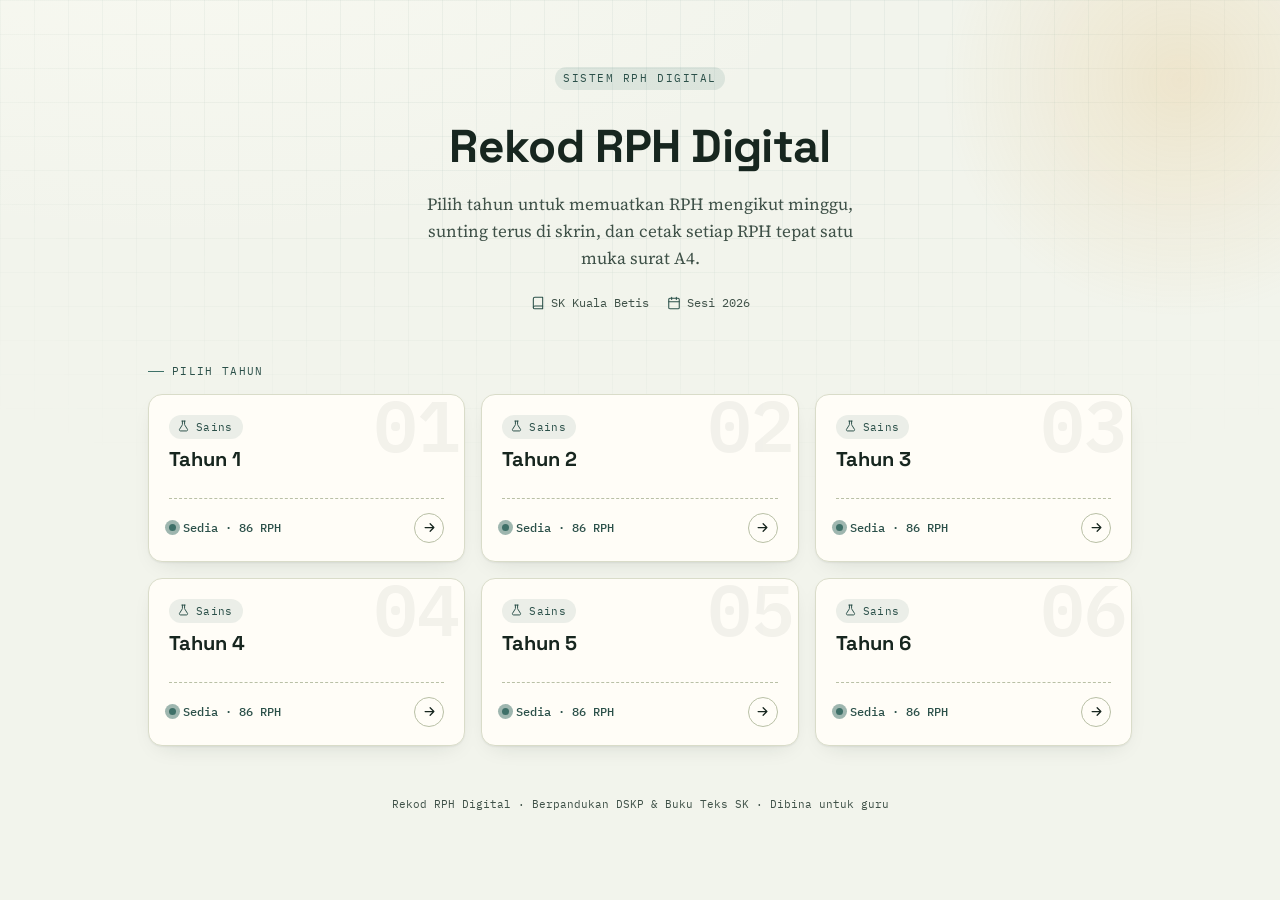
<file: index.html>
<!DOCTYPE html>
<html lang="ms">
<head>
<meta charset="UTF-8">
<meta name="viewport" content="width=device-width, initial-scale=1, maximum-scale=5">
<title>Sistem RPH Digital · SK Kuala Betis</title>
<meta name="description" content="Pilih tahun untuk menyunting dan mencetak Rancangan Pengajaran Harian (RPH).">

<link rel="preconnect" href="https://fonts.googleapis.com">
<link rel="preconnect" href="https://fonts.gstatic.com" crossorigin>
<link href="https://fonts.googleapis.com/css2?family=Space+Grotesk:wght@500;600;700&family=Source+Serif+4:opsz,wght@8..60,400;8..60,600&family=IBM+Plex+Mono:wght@400;500;600&display=swap" rel="stylesheet">

<link rel="stylesheet" href="assets/style.css">
<link rel="stylesheet" href="assets/landing.css">
</head>
<body class="landing">

<div class="landing-backdrop" aria-hidden="true"></div>
<div class="landing-blob" aria-hidden="true"></div>

<header class="hero">
  <span class="brand-mark">SISTEM RPH DIGITAL</span>
  <h1>Rekod RPH Digital</h1>
  <p>Pilih tahun untuk memuatkan RPH mengikut minggu, sunting terus di skrin, dan cetak setiap RPH tepat satu muka surat A4.</p>
  <div class="hero-meta">
    <span>
      <svg viewBox="0 0 24 24" fill="none" stroke-width="1.8" stroke-linecap="round" stroke-linejoin="round"><path d="M4 19.5A2.5 2.5 0 0 1 6.5 17H20"/><path d="M6.5 2H20v20H6.5A2.5 2.5 0 0 1 4 19.5v-15A2.5 2.5 0 0 1 6.5 2z"/></svg>
      SK Kuala Betis
    </span>
    <span>
      <svg viewBox="0 0 24 24" fill="none" stroke-width="1.8" stroke-linecap="round" stroke-linejoin="round"><rect x="3" y="4" width="18" height="18" rx="2"/><path d="M16 2v4M8 2v4M3 10h18"/></svg>
      Sesi 2026
    </span>
  </div>
</header>

<section class="year-section" aria-label="Senarai tahun">
  <p class="section-label">Pilih Tahun</p>
  <div class="year-grid" id="yearGrid">
    <!-- Tahun 1 — active -->
    <a class="year-card is-active" href="rph-sains-tahun1.html" aria-label="Tahun 1, Sains, sedia digunakan">
      <span class="year-num">01</span>
      <span class="subject-chip">
        <svg viewBox="0 0 24 24" fill="none" stroke-width="1.8" stroke-linecap="round" stroke-linejoin="round"><path d="M9 2h6M10 2v6.2a2 2 0 0 1-.4 1.2L4.8 17a2 2 0 0 0 1.6 3.2h11.2A2 2 0 0 0 19.2 17l-4.8-7.6A2 2 0 0 1 14 8.2V2"/></svg>
        Sains
      </span>
      <h2 class="year-card-title">Tahun 1</h2>
      <div class="status-row">
        <span class="status-text">
          <span class="pulse-dot" aria-hidden="true"></span>
          Sedia · 86 RPH
        </span>
        <span class="card-arrow"><svg viewBox="0 0 24 24" fill="none" stroke-width="2" stroke-linecap="round" stroke-linejoin="round"><path d="M5 12h14M13 6l6 6-6 6"/></svg></span>
      </div>
    </a>

    <!-- Tahun 2 — active -->
    <a class="year-card is-active" href="rph-sains-tahun2.html" aria-label="Tahun 2, Sains, sedia digunakan">
      <span class="year-num">02</span>
      <span class="subject-chip">
        <svg viewBox="0 0 24 24" fill="none" stroke-width="1.8" stroke-linecap="round" stroke-linejoin="round"><path d="M9 2h6M10 2v6.2a2 2 0 0 1-.4 1.2L4.8 17a2 2 0 0 0 1.6 3.2h11.2A2 2 0 0 0 19.2 17l-4.8-7.6A2 2 0 0 1 14 8.2V2"/></svg>
        Sains
      </span>
      <h2 class="year-card-title">Tahun 2</h2>
      <div class="status-row">
        <span class="status-text">
          <span class="pulse-dot" aria-hidden="true"></span>
          Sedia · 86 RPH
        </span>
        <span class="card-arrow"><svg viewBox="0 0 24 24" fill="none" stroke-width="2" stroke-linecap="round" stroke-linejoin="round"><path d="M5 12h14M13 6l6 6-6 6"/></svg></span>
      </div>
    </a>

    <!-- Tahun 3 — active -->
    <a class="year-card is-active" href="rph-sains-tahun3.html" aria-label="Tahun 3, Sains, sedia digunakan">
      <span class="year-num">03</span>
      <span class="subject-chip">
        <svg viewBox="0 0 24 24" fill="none" stroke-width="1.8" stroke-linecap="round" stroke-linejoin="round"><path d="M9 2h6M10 2v6.2a2 2 0 0 1-.4 1.2L4.8 17a2 2 0 0 0 1.6 3.2h11.2A2 2 0 0 0 19.2 17l-4.8-7.6A2 2 0 0 1 14 8.2V2"/></svg>
        Sains
      </span>
      <h2 class="year-card-title">Tahun 3</h2>
      <div class="status-row">
        <span class="status-text">
          <span class="pulse-dot" aria-hidden="true"></span>
          Sedia · 86 RPH
        </span>
        <span class="card-arrow"><svg viewBox="0 0 24 24" fill="none" stroke-width="2" stroke-linecap="round" stroke-linejoin="round"><path d="M5 12h14M13 6l6 6-6 6"/></svg></span>
      </div>
    </a>

    <!-- Tahun 4 — active -->
    <a class="year-card is-active" href="rph-sains-tahun4.html" aria-label="Tahun 4, Sains, sedia digunakan">
      <span class="year-num">04</span>
      <span class="subject-chip">
        <svg viewBox="0 0 24 24" fill="none" stroke-width="1.8" stroke-linecap="round" stroke-linejoin="round"><path d="M9 2h6M10 2v6.2a2 2 0 0 1-.4 1.2L4.8 17a2 2 0 0 0 1.6 3.2h11.2A2 2 0 0 0 19.2 17l-4.8-7.6A2 2 0 0 1 14 8.2V2"/></svg>
        Sains
      </span>
      <h2 class="year-card-title">Tahun 4</h2>
      <div class="status-row">
        <span class="status-text">
          <span class="pulse-dot" aria-hidden="true"></span>
          Sedia · 86 RPH
        </span>
        <span class="card-arrow"><svg viewBox="0 0 24 24" fill="none" stroke-width="2" stroke-linecap="round" stroke-linejoin="round"><path d="M5 12h14M13 6l6 6-6 6"/></svg></span>
      </div>
    </a>

    <!-- Tahun 5 -->
    <a class="year-card is-active" href="rph-sains-tahun5.html" aria-label="Tahun 5, Sains, sedia digunakan">
      <span class="year-num">05</span>
      <span class="subject-chip">
        <svg viewBox="0 0 24 24" fill="none" stroke-width="1.8" stroke-linecap="round" stroke-linejoin="round"><path d="M9 2h6M10 2v6.2a2 2 0 0 1-.4 1.2L4.8 17a2 2 0 0 0 1.6 3.2h11.2A2 2 0 0 0 19.2 17l-4.8-7.6A2 2 0 0 1 14 8.2V2"/></svg>
        Sains
      </span>
      <h2 class="year-card-title">Tahun 5</h2>
      <div class="status-row">
        <span class="status-text">
          <span class="pulse-dot" aria-hidden="true"></span>
          Sedia · 86 RPH
        </span>
        <span class="card-arrow"><svg viewBox="0 0 24 24" fill="none" stroke-width="2" stroke-linecap="round" stroke-linejoin="round"><path d="M5 12h14M13 6l6 6-6 6"/></svg></span>
      </div>
    </a>

    <!-- Tahun 6 -->
    <a class="year-card is-active" href="rph-sains-tahun6.html" aria-label="Tahun 6, Sains, sedia digunakan">
      <span class="year-num">06</span>
      <span class="subject-chip">
        <svg viewBox="0 0 24 24" fill="none" stroke-width="1.8" stroke-linecap="round" stroke-linejoin="round"><path d="M9 2h6M10 2v6.2a2 2 0 0 1-.4 1.2L4.8 17a2 2 0 0 0 1.6 3.2h11.2A2 2 0 0 0 19.2 17l-4.8-7.6A2 2 0 0 1 14 8.2V2"/></svg>
        Sains
      </span>
      <h2 class="year-card-title">Tahun 6</h2>
      <div class="status-row">
        <span class="status-text">
          <span class="pulse-dot" aria-hidden="true"></span>
          Sedia · 86 RPH
        </span>
        <span class="card-arrow"><svg viewBox="0 0 24 24" fill="none" stroke-width="2" stroke-linecap="round" stroke-linejoin="round"><path d="M5 12h14M13 6l6 6-6 6"/></svg></span>
      </div>
    </a>
  </div>
</section>

<footer class="landing-footer">
  Rekod RPH Digital · Berpandukan DSKP &amp; Buku Teks SK · Dibina untuk guru
</footer>

<script src="assets/site.js"></script>
<script>
/* Selaraskan nilai yang berubah (sekolah, sesi, subjek, bilangan RPH) daripada
   assets/site.js. Markup di atas kekal sebagai teks lalai, jadi halaman ini
   masih terbaca dengan betul walaupun skrip ini tidak berjalan. */
(function () {
  "use strict";
  var S = window.RPH_SITE;
  if (!S) return;

  function setLastText(container, value) {
    if (!container) return;
    if (value === undefined || value === null || value === "") return;
    for (var i = container.childNodes.length - 1; i >= 0; i--) {
      var node = container.childNodes[i];
      if (node.nodeType === 3 && node.textContent.trim()) {
        node.textContent = " " + value;
        return;
      }
    }
  }

  var meta = document.querySelectorAll(".hero-meta span");
  if (meta.length > 0) setLastText(meta[0], S.sekolah);
  if (meta.length > 1 && S.sesi) setLastText(meta[1], "Sesi " + S.sesi);

  var byYear = {};
  (S.tahun || []).forEach(function (t) { byYear[String(t.tahun)] = t; });

  Array.prototype.forEach.call(document.querySelectorAll(".year-card"), function (card) {
    var numEl = card.querySelector(".year-num");
    if (!numEl) return;
    var y = String(parseInt((numEl.textContent || "").trim(), 10));
    var info = byYear[y];
    if (!info) return;
    if (info.mataPelajaran) {
      setLastText(card.querySelector(".subject-chip"), info.mataPelajaran);
      card.setAttribute("aria-label", "Tahun " + y + ", " + info.mataPelajaran + ", sedia digunakan");
    }
    if (info.bil) setLastText(card.querySelector(".status-text"), "Sedia \u00b7 " + info.bil + " RPH");
  });
})();
</script>

</body>
</html>
</file>
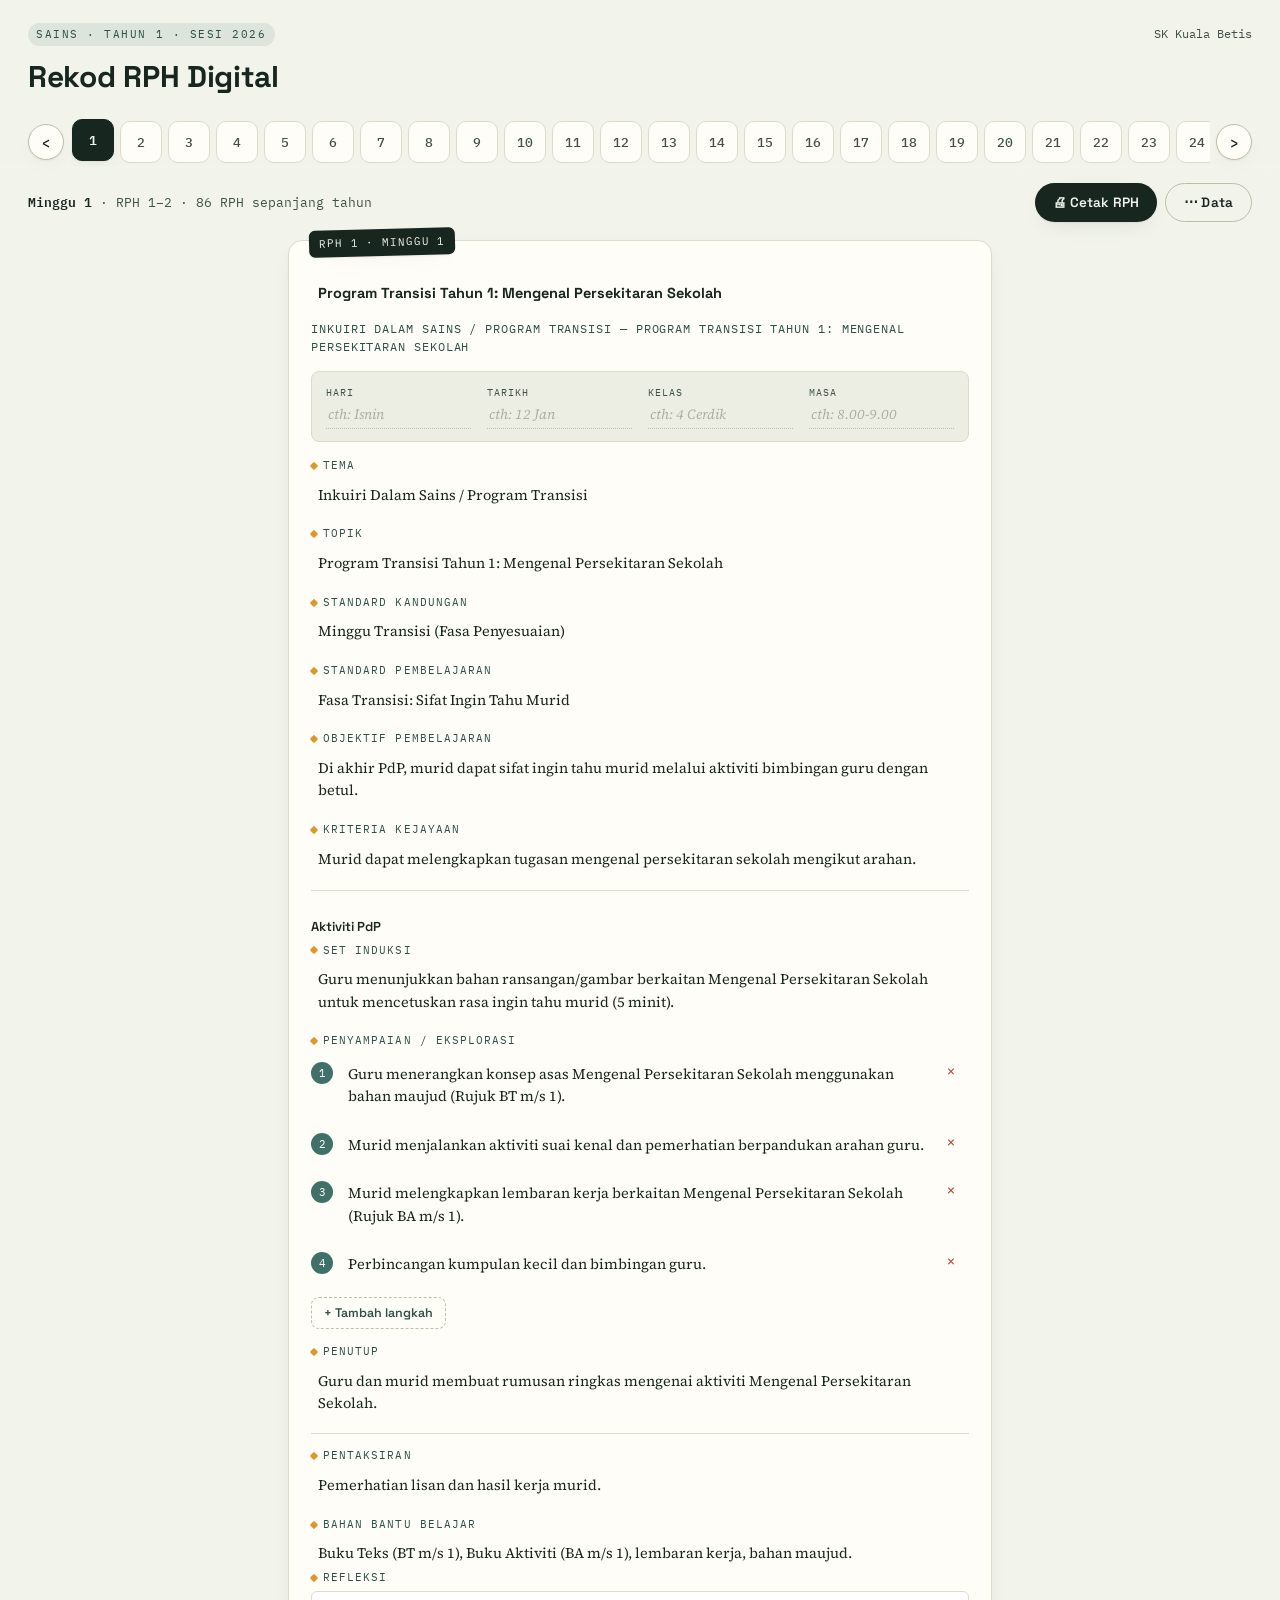
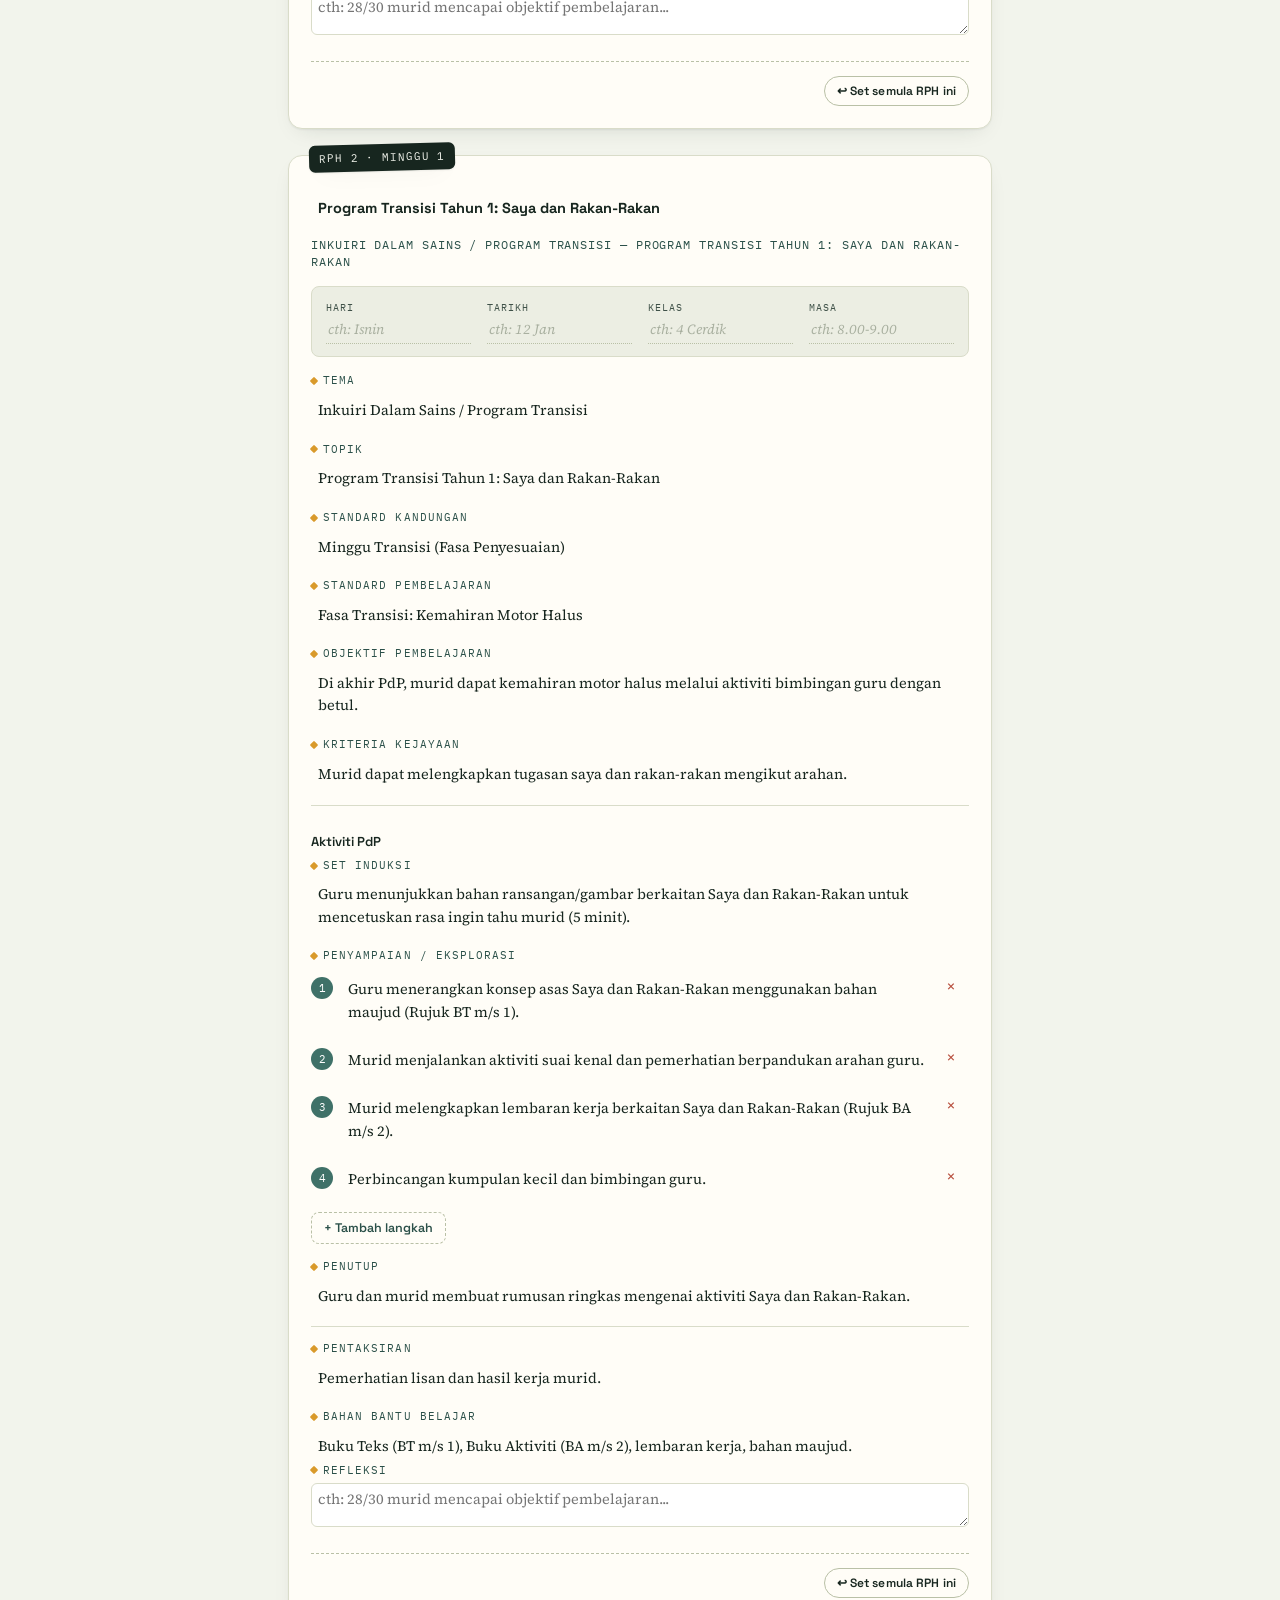
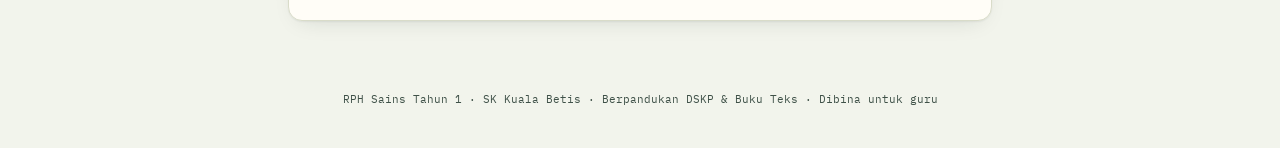
<file: rph-sains-tahun1.html>
<!DOCTYPE html>
<html lang="ms">
<head>
<meta charset="UTF-8">
<meta name="viewport" content="width=device-width, initial-scale=1, maximum-scale=5">
<title>RPH Sains Tahun 1 · SK Kuala Betis</title>
<meta name="description" content="Rekod Pengajaran Harian Sains Tahun 1 — pilih minggu, sunting, dan cetak.">

<link rel="preconnect" href="https://fonts.googleapis.com">
<link rel="preconnect" href="https://fonts.gstatic.com" crossorigin>
<link href="https://fonts.googleapis.com/css2?family=Space+Grotesk:wght@500;600;700&family=Source+Serif+4:opsz,wght@8..60,400;8..60,600&family=IBM+Plex+Mono:wght@400;500;600&family=Lexend:wght@300;400;600;700&display=swap" rel="stylesheet">

<link rel="stylesheet" href="assets/style.css">
</head>
<body>

<header class="topbar">
  <div>
    <span class="brand-mark">SAINS · TAHUN 1 · SESI 2026</span>
    <h1>Rekod RPH Digital</h1>
  </div>
  <div class="school-line">SK Kuala Betis</div>
</header>

<nav class="week-picker" aria-label="Pilih minggu">
  <button id="weekPrev" class="week-nav no-print" type="button" aria-label="Minggu sebelum">‹</button>
  <div class="week-scroll" id="weekScroll" role="listbox" aria-label="Senarai minggu 1 hingga 43"></div>
  <button id="weekNext" class="week-nav no-print" type="button" aria-label="Minggu seterusnya">›</button>
</nav>

<div class="toolbar no-print">
  <div class="toolbar-info" id="weekInfo"></div>
  <div class="toolbar-actions">
    <button id="printBtn" class="btn btn-primary" type="button">🖨 Cetak RPH</button>
    <button id="menuBtn" class="btn btn-ghost" type="button" aria-label="Buka menu data">⋯ Data</button>
  </div>
</div>

<div class="drawer no-print" id="dataDrawer">
  <p>Suntingan disimpan terus pada peranti/pelayar ini sahaja (localStorage). Muat turun sandaran secara berkala supaya data tidak hilang jika cache pelayar dikosongkan.</p>
  <div class="drawer-row">
    <button id="exportBtn" class="btn btn-ghost btn-sm" type="button">⬇ Muat turun sandaran (.json)</button>
    <label class="btn btn-ghost btn-sm" style="display:inline-flex;align-items:center;">
      ⬆ Muat naik sandaran
      <input id="importInput" type="file" accept="application/json" style="display:none;">
    </label>
    <button id="resetAllBtn" class="btn btn-ghost btn-sm btn-danger" type="button">Set semula semua RPH</button>
  </div>
</div>

<main id="cardsContainer" class="cards"></main>

<div id="printArea" aria-hidden="true"></div>

<footer class="app-footer no-print">
  RPH Sains Tahun 1 · Berpandukan DSKP &amp; Buku Teks Sains Tahun 1 SK · Dibina untuk guru
</footer>

<div class="toast" id="toast"></div>

<script src="assets/site.js"></script>
<script src="assets/data-tahun1-sains.js"></script>
<script src="assets/app.js"></script>
</body>
</html>
</file>
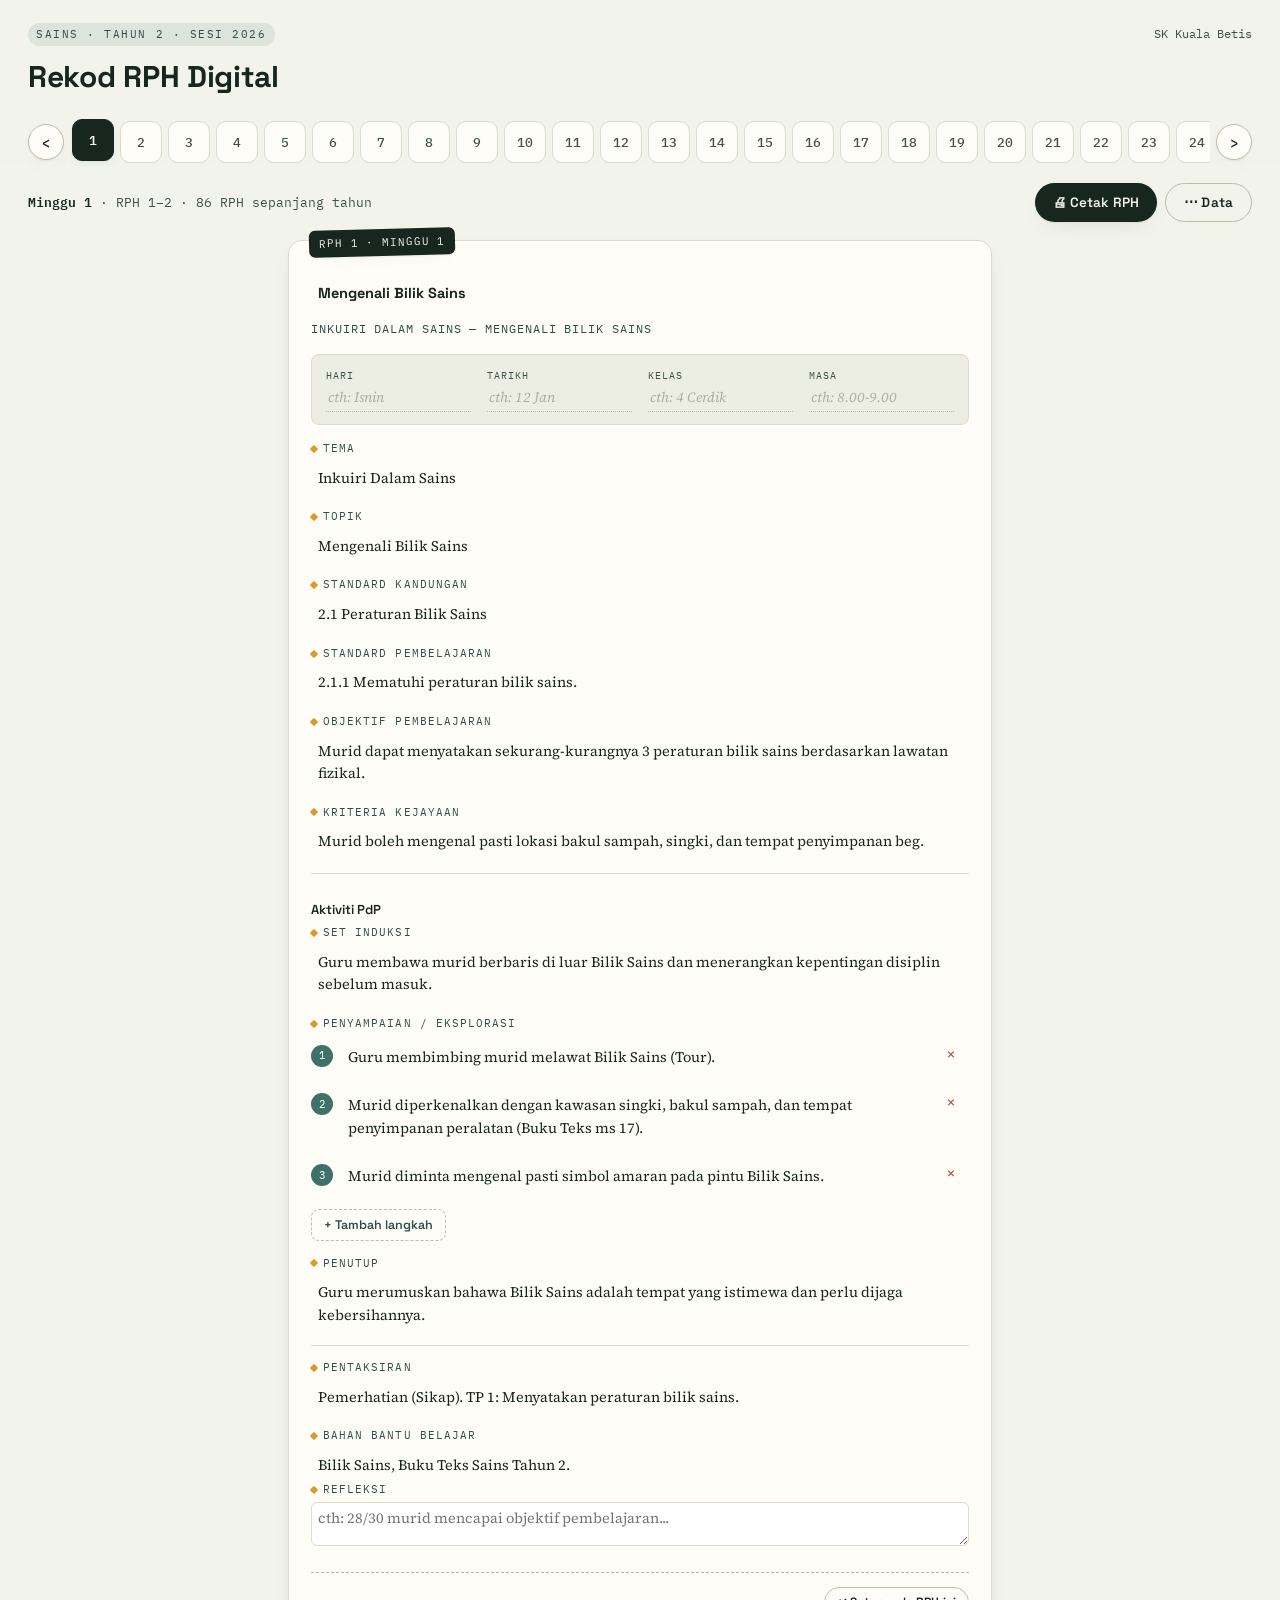
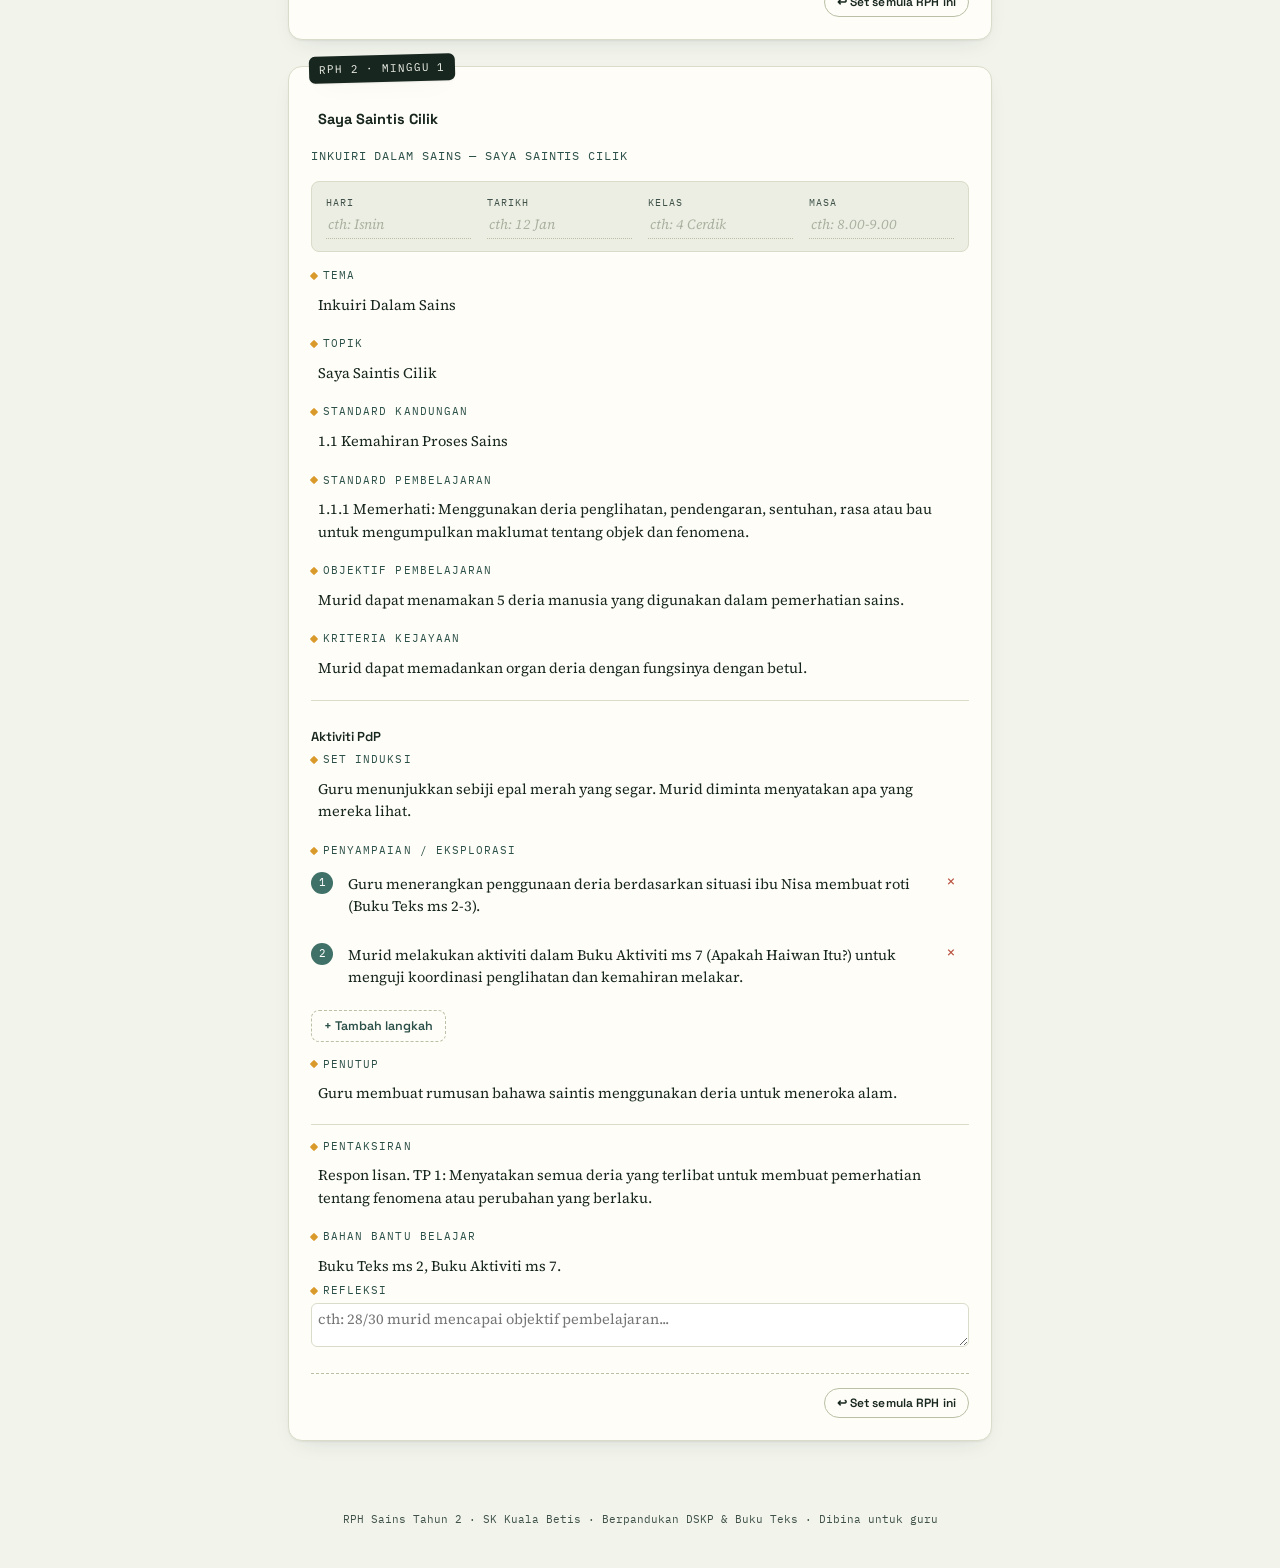
<file: rph-sains-tahun2.html>
<!DOCTYPE html>
<html lang="ms">
<head>
<meta charset="UTF-8">
<meta name="viewport" content="width=device-width, initial-scale=1, maximum-scale=5">
<title>RPH Sains Tahun 2 · SK Kuala Betis</title>
<meta name="description" content="Rekod Pengajaran Harian Sains Tahun 2 — pilih minggu, sunting, dan cetak.">

<link rel="preconnect" href="https://fonts.googleapis.com">
<link rel="preconnect" href="https://fonts.gstatic.com" crossorigin>
<link href="https://fonts.googleapis.com/css2?family=Space+Grotesk:wght@500;600;700&family=Source+Serif+4:opsz,wght@8..60,400;8..60,600&family=IBM+Plex+Mono:wght@400;500;600&family=Lexend:wght@300;400;600;700&display=swap" rel="stylesheet">

<link rel="stylesheet" href="assets/style.css">
</head>
<body>

<header class="topbar">
  <div>
    <span class="brand-mark">SAINS · TAHUN 2 · SESI 2026</span>
    <h1>Rekod RPH Digital</h1>
  </div>
  <div class="school-line">SK Kuala Betis</div>
</header>

<nav class="week-picker" aria-label="Pilih minggu">
  <button id="weekPrev" class="week-nav no-print" type="button" aria-label="Minggu sebelum">‹</button>
  <div class="week-scroll" id="weekScroll" role="listbox" aria-label="Senarai minggu 1 hingga 43"></div>
  <button id="weekNext" class="week-nav no-print" type="button" aria-label="Minggu seterusnya">›</button>
</nav>

<div class="toolbar no-print">
  <div class="toolbar-info" id="weekInfo"></div>
  <div class="toolbar-actions">
    <button id="printBtn" class="btn btn-primary" type="button">🖨 Cetak RPH</button>
    <button id="menuBtn" class="btn btn-ghost" type="button" aria-label="Buka menu data">⋯ Data</button>
  </div>
</div>

<div class="drawer no-print" id="dataDrawer">
  <p>Suntingan disimpan terus pada peranti/pelayar ini sahaja (localStorage). Muat turun sandaran secara berkala supaya data tidak hilang jika cache pelayar dikosongkan.</p>
  <div class="drawer-row">
    <button id="exportBtn" class="btn btn-ghost btn-sm" type="button">⬇ Muat turun sandaran (.json)</button>
    <label class="btn btn-ghost btn-sm" style="display:inline-flex;align-items:center;">
      ⬆ Muat naik sandaran
      <input id="importInput" type="file" accept="application/json" style="display:none;">
    </label>
    <button id="resetAllBtn" class="btn btn-ghost btn-sm btn-danger" type="button">Set semula semua RPH</button>
  </div>
</div>

<main id="cardsContainer" class="cards"></main>

<div id="printArea" aria-hidden="true"></div>

<footer class="app-footer no-print">
  RPH Sains Tahun 2 · Berpandukan DSKP &amp; Buku Teks Sains Tahun 2 SK · Dibina untuk guru
</footer>

<div class="toast" id="toast"></div>

<script src="assets/site.js"></script>
<script src="assets/data-tahun2-sains.js"></script>
<script src="assets/app.js"></script>
</body>
</html>
</file>
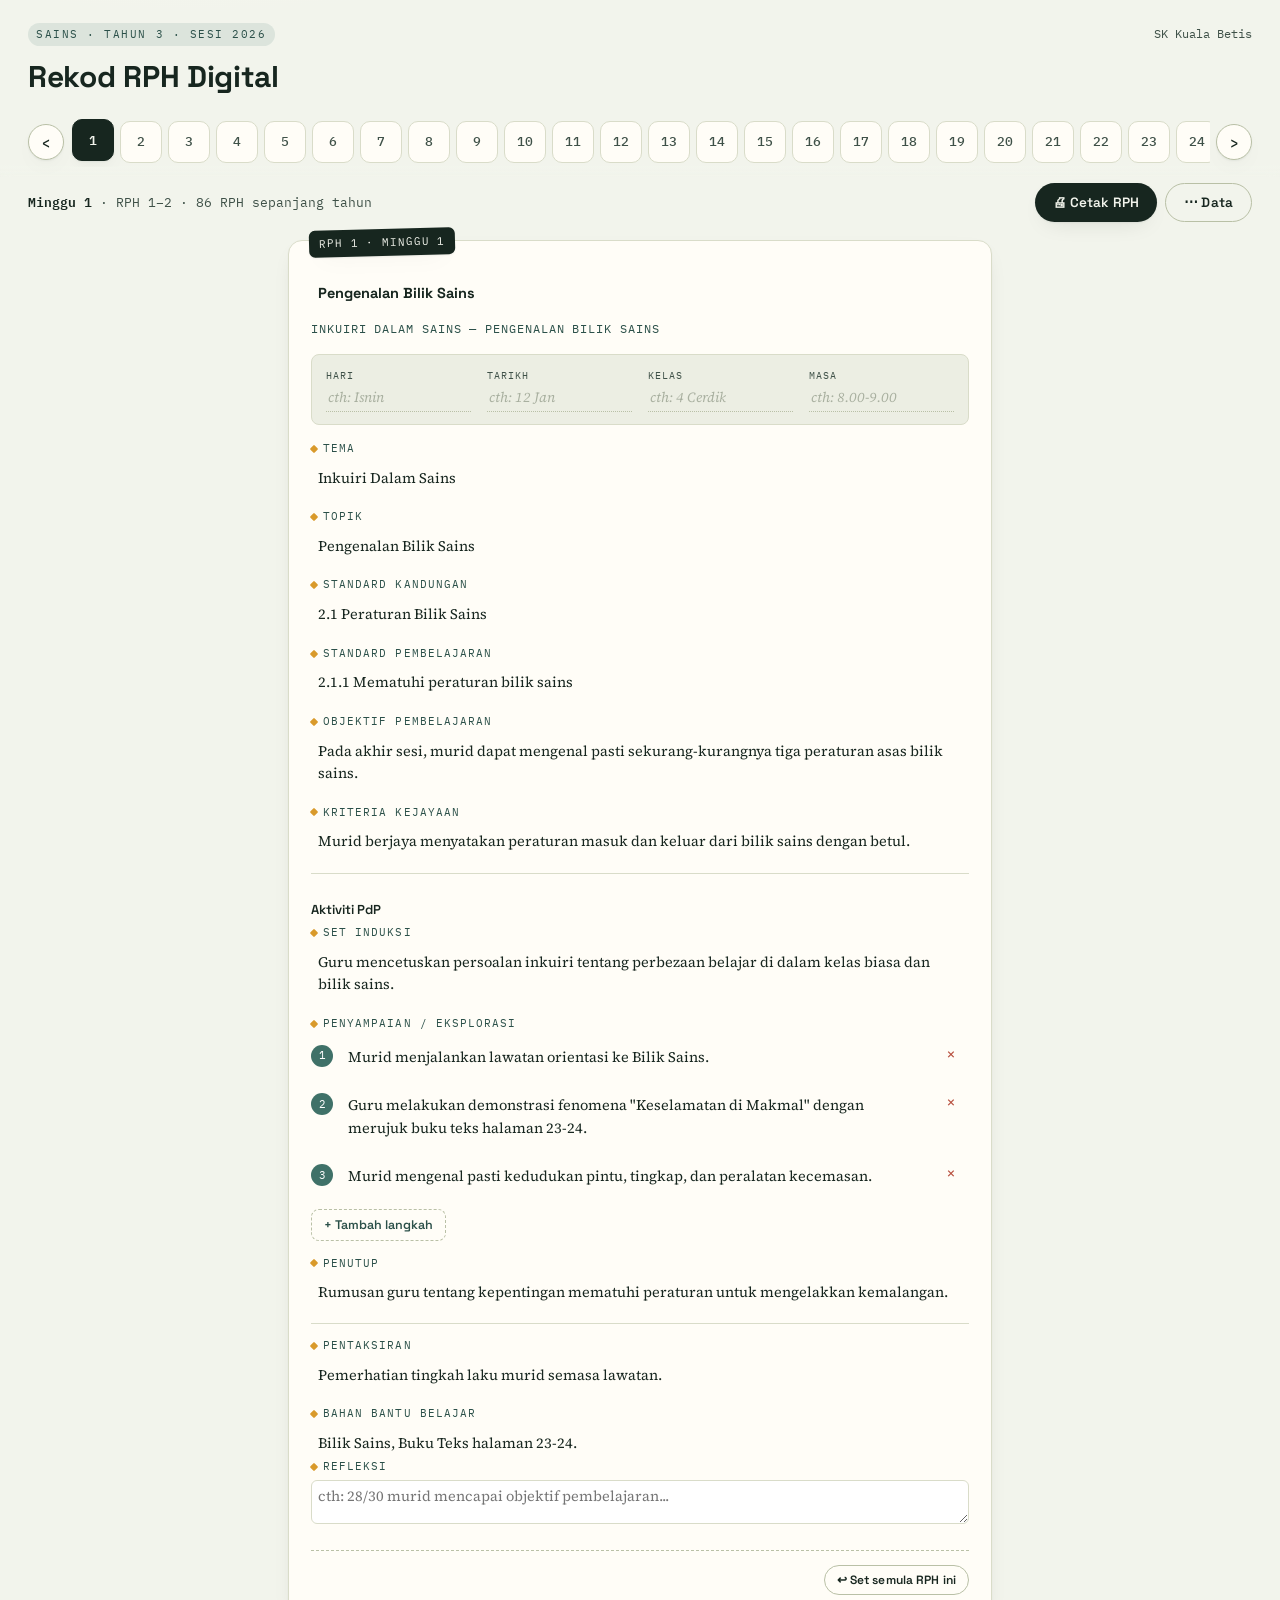
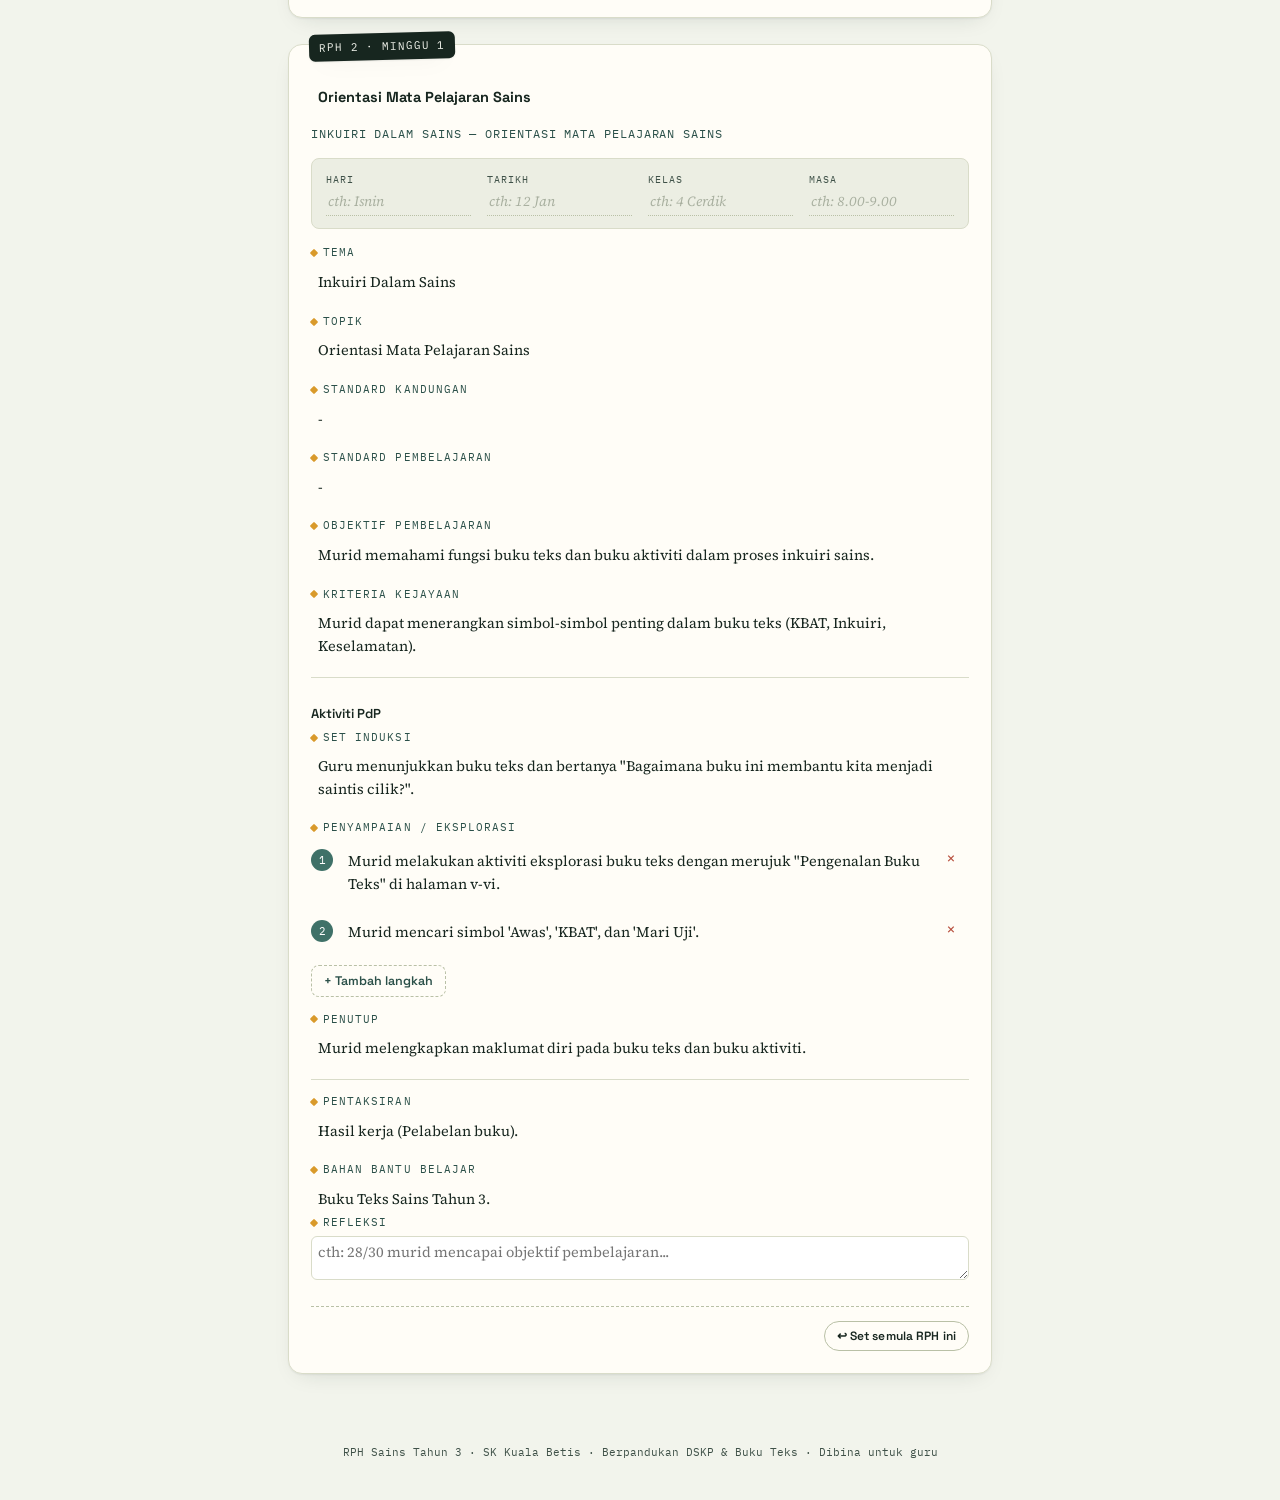
<file: rph-sains-tahun3.html>
<!DOCTYPE html>
<html lang="ms">
<head>
<meta charset="UTF-8">
<meta name="viewport" content="width=device-width, initial-scale=1, maximum-scale=5">
<title>RPH Sains Tahun 3 · SK Kuala Betis</title>
<meta name="description" content="Rekod Pengajaran Harian Sains Tahun 3 — pilih minggu, sunting, dan cetak.">

<link rel="preconnect" href="https://fonts.googleapis.com">
<link rel="preconnect" href="https://fonts.gstatic.com" crossorigin>
<link href="https://fonts.googleapis.com/css2?family=Space+Grotesk:wght@500;600;700&family=Source+Serif+4:opsz,wght@8..60,400;8..60,600&family=IBM+Plex+Mono:wght@400;500;600&family=Lexend:wght@300;400;600;700&display=swap" rel="stylesheet">

<link rel="stylesheet" href="assets/style.css">
</head>
<body>

<header class="topbar">
  <div>
    <span class="brand-mark">SAINS · TAHUN 3 · SESI 2026</span>
    <h1>Rekod RPH Digital</h1>
  </div>
  <div class="school-line">SK Kuala Betis</div>
</header>

<nav class="week-picker" aria-label="Pilih minggu">
  <button id="weekPrev" class="week-nav no-print" type="button" aria-label="Minggu sebelum">‹</button>
  <div class="week-scroll" id="weekScroll" role="listbox" aria-label="Senarai minggu 1 hingga 43"></div>
  <button id="weekNext" class="week-nav no-print" type="button" aria-label="Minggu seterusnya">›</button>
</nav>

<div class="toolbar no-print">
  <div class="toolbar-info" id="weekInfo"></div>
  <div class="toolbar-actions">
    <button id="printBtn" class="btn btn-primary" type="button">🖨 Cetak RPH</button>
    <button id="menuBtn" class="btn btn-ghost" type="button" aria-label="Buka menu data">⋯ Data</button>
  </div>
</div>

<div class="drawer no-print" id="dataDrawer">
  <p>Suntingan disimpan terus pada peranti/pelayar ini sahaja (localStorage). Muat turun sandaran secara berkala supaya data tidak hilang jika cache pelayar dikosongkan.</p>
  <div class="drawer-row">
    <button id="exportBtn" class="btn btn-ghost btn-sm" type="button">⬇ Muat turun sandaran (.json)</button>
    <label class="btn btn-ghost btn-sm" style="display:inline-flex;align-items:center;">
      ⬆ Muat naik sandaran
      <input id="importInput" type="file" accept="application/json" style="display:none;">
    </label>
    <button id="resetAllBtn" class="btn btn-ghost btn-sm btn-danger" type="button">Set semula semua RPH</button>
  </div>
</div>

<main id="cardsContainer" class="cards"></main>

<div id="printArea" aria-hidden="true"></div>

<footer class="app-footer no-print">
  RPH Sains Tahun 3 · Berpandukan DSKP &amp; Buku Teks Sains Tahun 3 SK · Dibina untuk guru
</footer>

<div class="toast" id="toast"></div>

<script src="assets/site.js"></script>
<script src="assets/data-tahun3-sains.js"></script>
<script src="assets/app.js"></script>
</body>
</html>
</file>
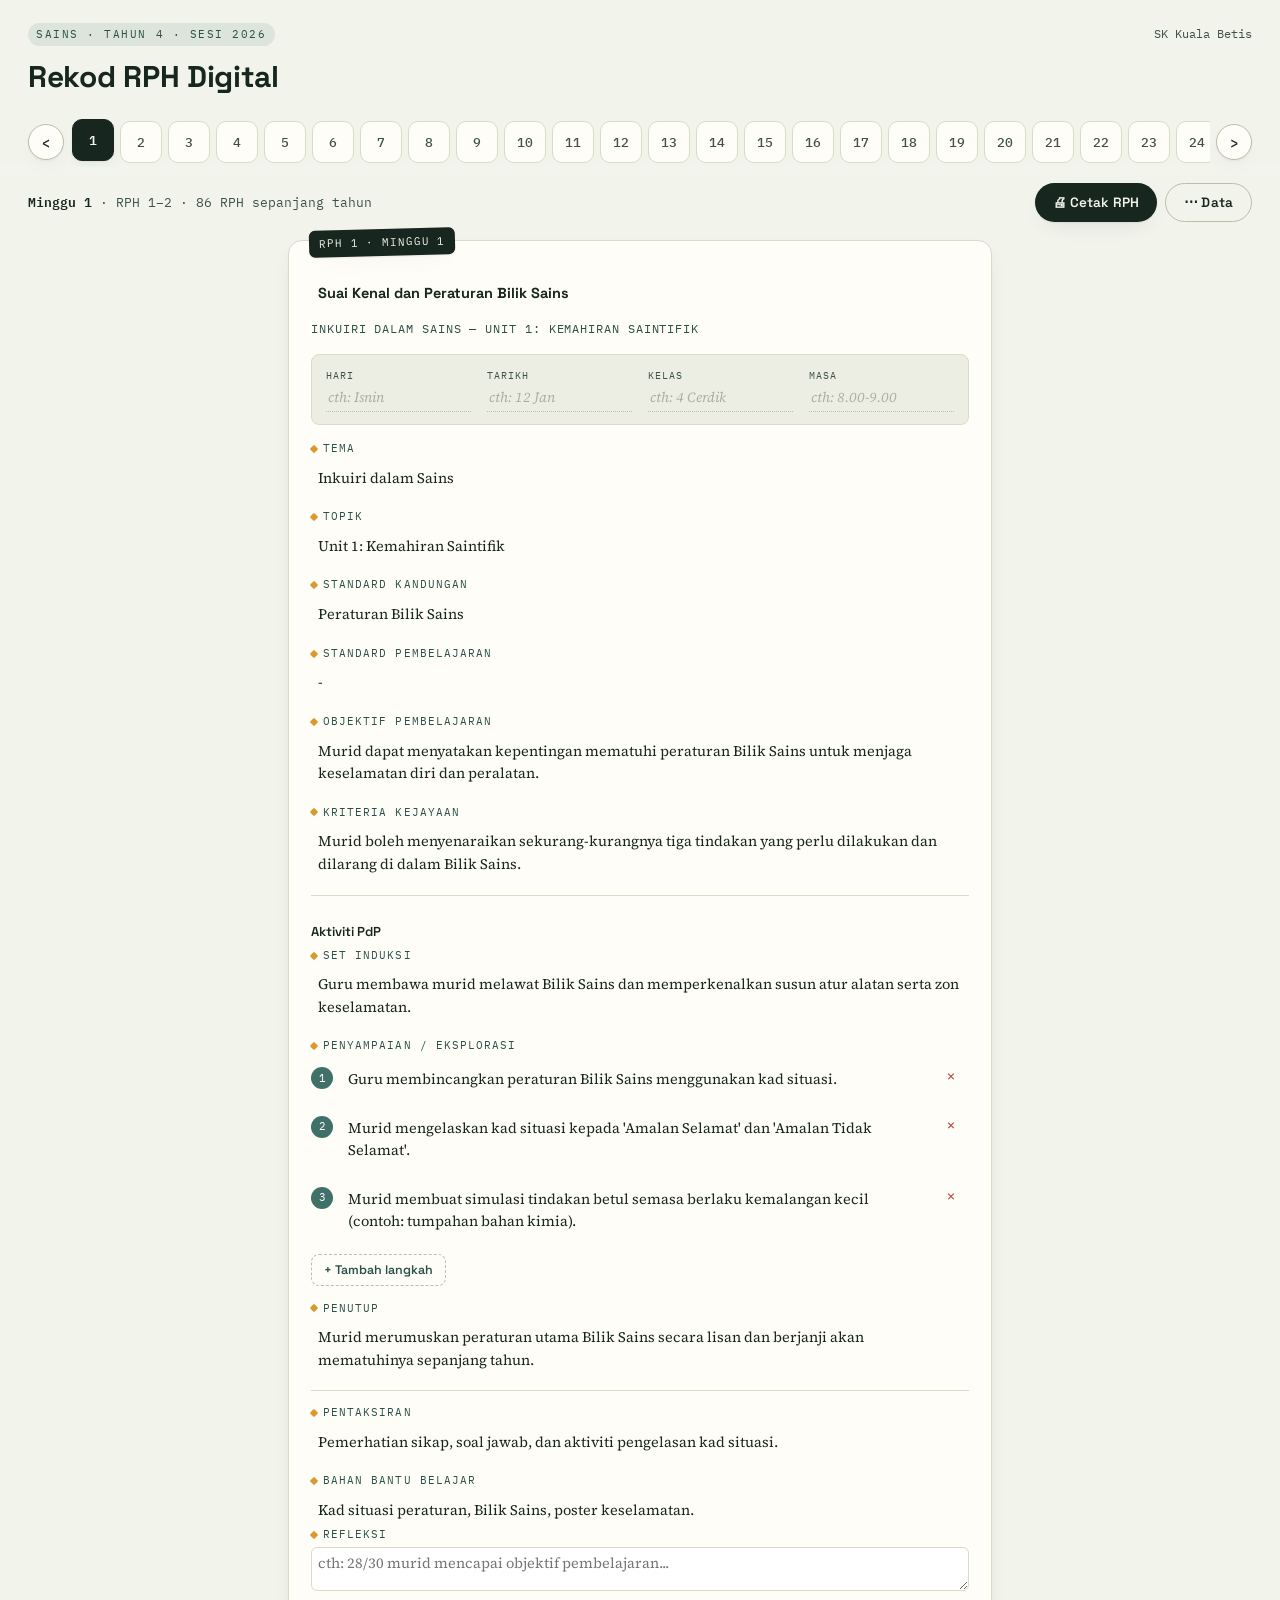
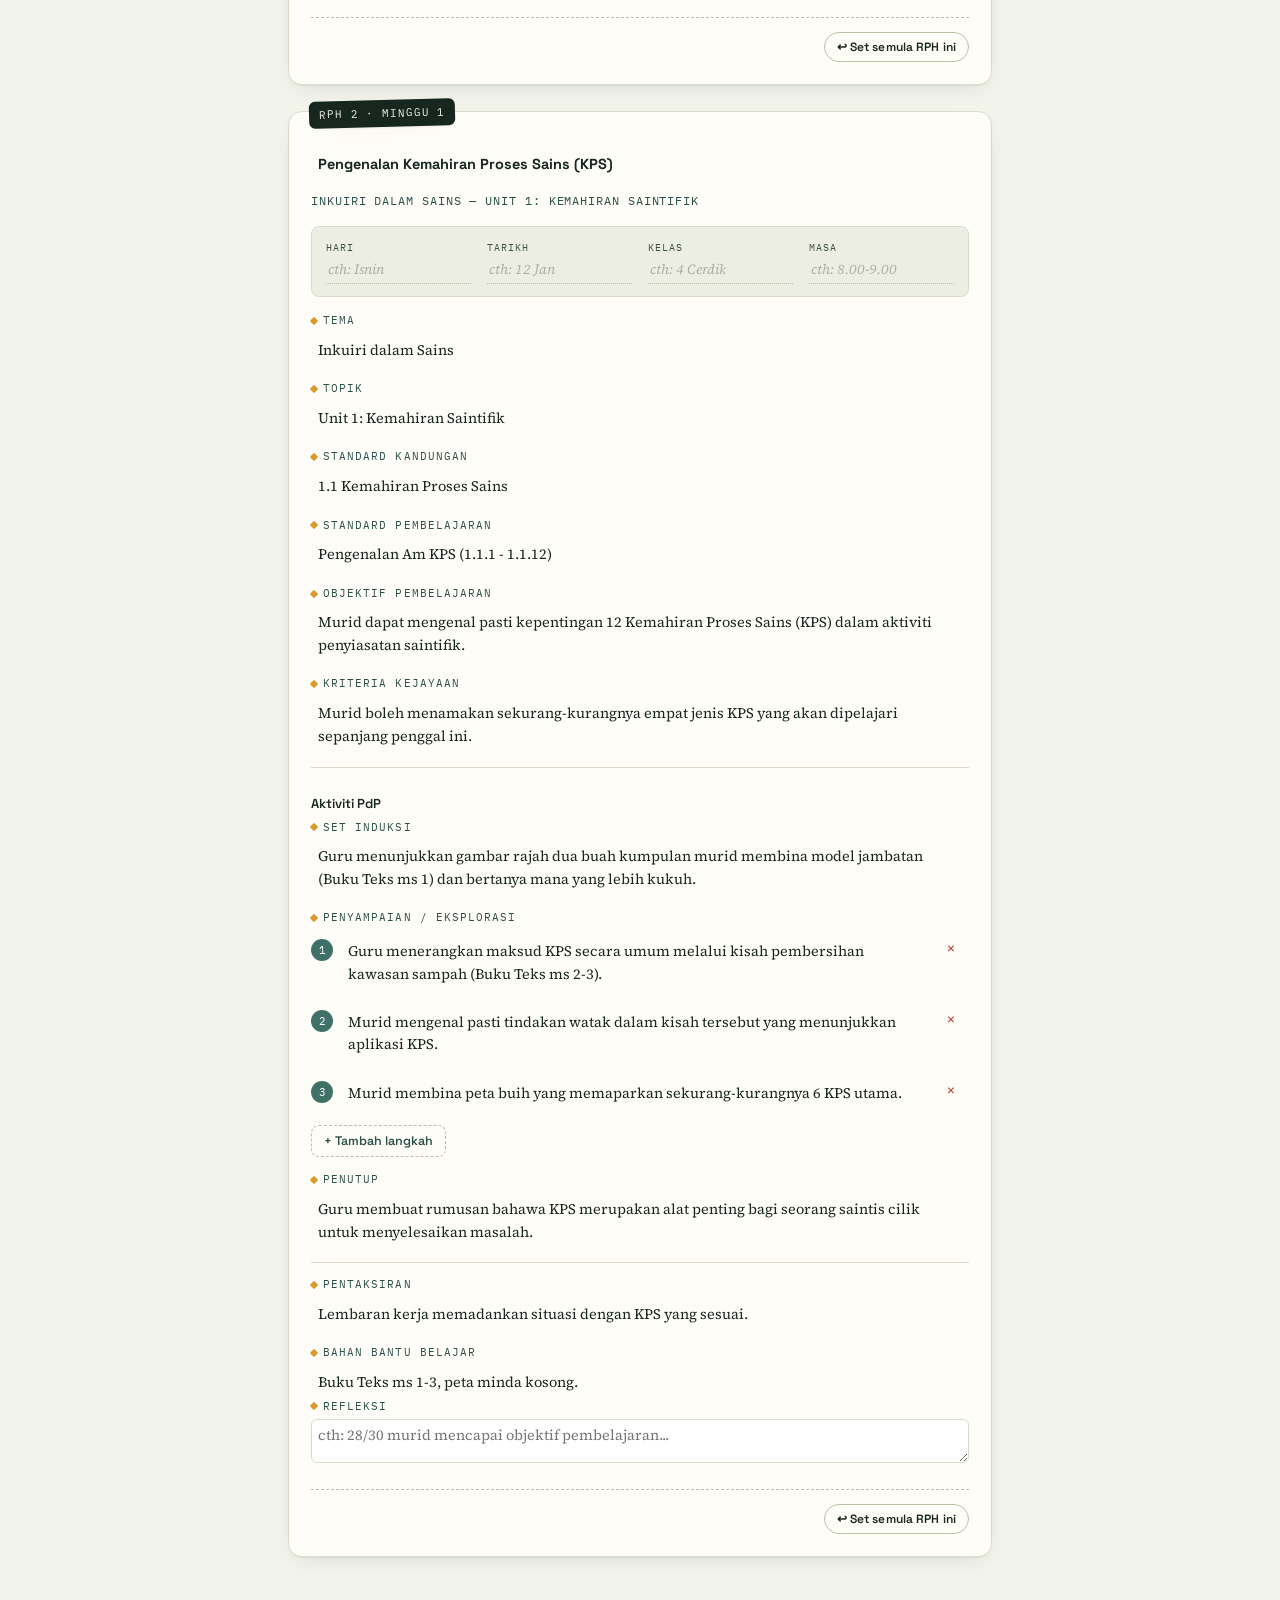
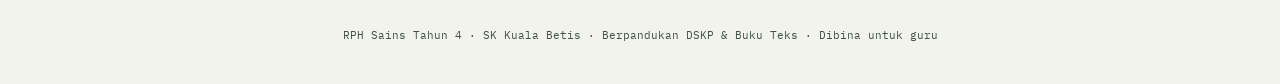
<file: rph-sains-tahun4.html>
<!DOCTYPE html>
<html lang="ms">
<head>
<meta charset="UTF-8">
<meta name="viewport" content="width=device-width, initial-scale=1, maximum-scale=5">
<title>RPH Sains Tahun 4 · SK Kuala Betis</title>
<meta name="description" content="Rekod Pengajaran Harian Sains Tahun 4 — pilih minggu, sunting, dan cetak.">

<link rel="preconnect" href="https://fonts.googleapis.com">
<link rel="preconnect" href="https://fonts.gstatic.com" crossorigin>
<link href="https://fonts.googleapis.com/css2?family=Space+Grotesk:wght@500;600;700&family=Source+Serif+4:opsz,wght@8..60,400;8..60,600&family=IBM+Plex+Mono:wght@400;500;600&family=Lexend:wght@300;400;600;700&display=swap" rel="stylesheet">

<link rel="stylesheet" href="assets/style.css">
</head>
<body>

<header class="topbar">
  <div>
    <span class="brand-mark">SAINS · TAHUN 4 · SESI 2026</span>
    <h1>Rekod RPH Digital</h1>
  </div>
  <div class="school-line">SK Kuala Betis</div>
</header>

<nav class="week-picker" aria-label="Pilih minggu">
  <button id="weekPrev" class="week-nav no-print" type="button" aria-label="Minggu sebelum">‹</button>
  <div class="week-scroll" id="weekScroll" role="listbox" aria-label="Senarai minggu 1 hingga 43"></div>
  <button id="weekNext" class="week-nav no-print" type="button" aria-label="Minggu seterusnya">›</button>
</nav>

<div class="toolbar no-print">
  <div class="toolbar-info" id="weekInfo"></div>
  <div class="toolbar-actions">
    <button id="printBtn" class="btn btn-primary" type="button">🖨 Cetak RPH</button>
    <button id="menuBtn" class="btn btn-ghost" type="button" aria-label="Buka menu data">⋯ Data</button>
  </div>
</div>

<div class="drawer no-print" id="dataDrawer">
  <p>Suntingan disimpan terus pada peranti/pelayar ini sahaja (localStorage). Muat turun sandaran secara berkala supaya data tidak hilang jika cache pelayar dikosongkan.</p>
  <div class="drawer-row">
    <button id="exportBtn" class="btn btn-ghost btn-sm" type="button">⬇ Muat turun sandaran (.json)</button>
    <label class="btn btn-ghost btn-sm" style="display:inline-flex;align-items:center;">
      ⬆ Muat naik sandaran
      <input id="importInput" type="file" accept="application/json" style="display:none;">
    </label>
    <button id="resetAllBtn" class="btn btn-ghost btn-sm btn-danger" type="button">Set semula semua RPH</button>
  </div>
</div>

<main id="cardsContainer" class="cards"></main>

<div id="printArea" aria-hidden="true"></div>

<footer class="app-footer no-print">
  RPH Sains Tahun 4 · Berpandukan DSKP &amp; Buku Teks Sains Tahun 4 SK · Dibina untuk guru
</footer>

<div class="toast" id="toast"></div>

<script src="assets/site.js"></script>
<script src="assets/data-tahun4-sains.js"></script>
<script src="assets/app.js"></script>
</body>
</html>
</file>
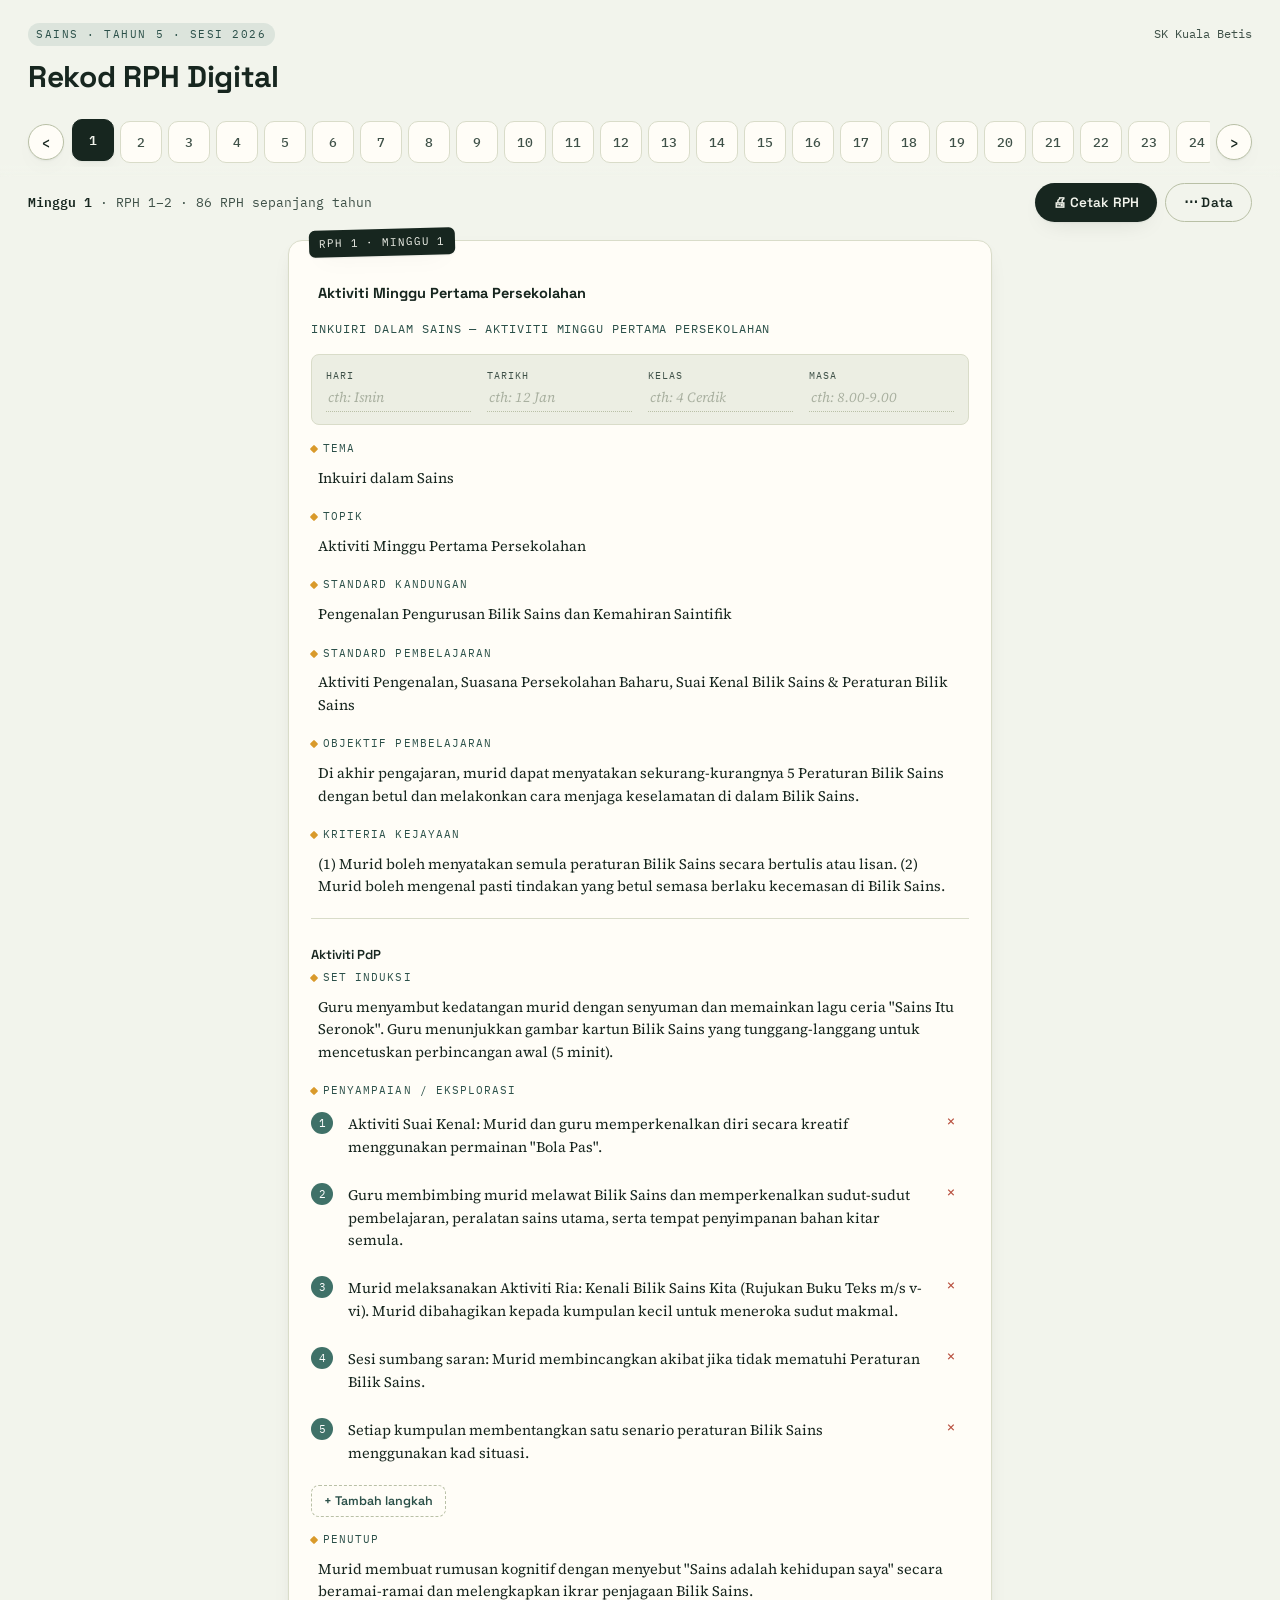
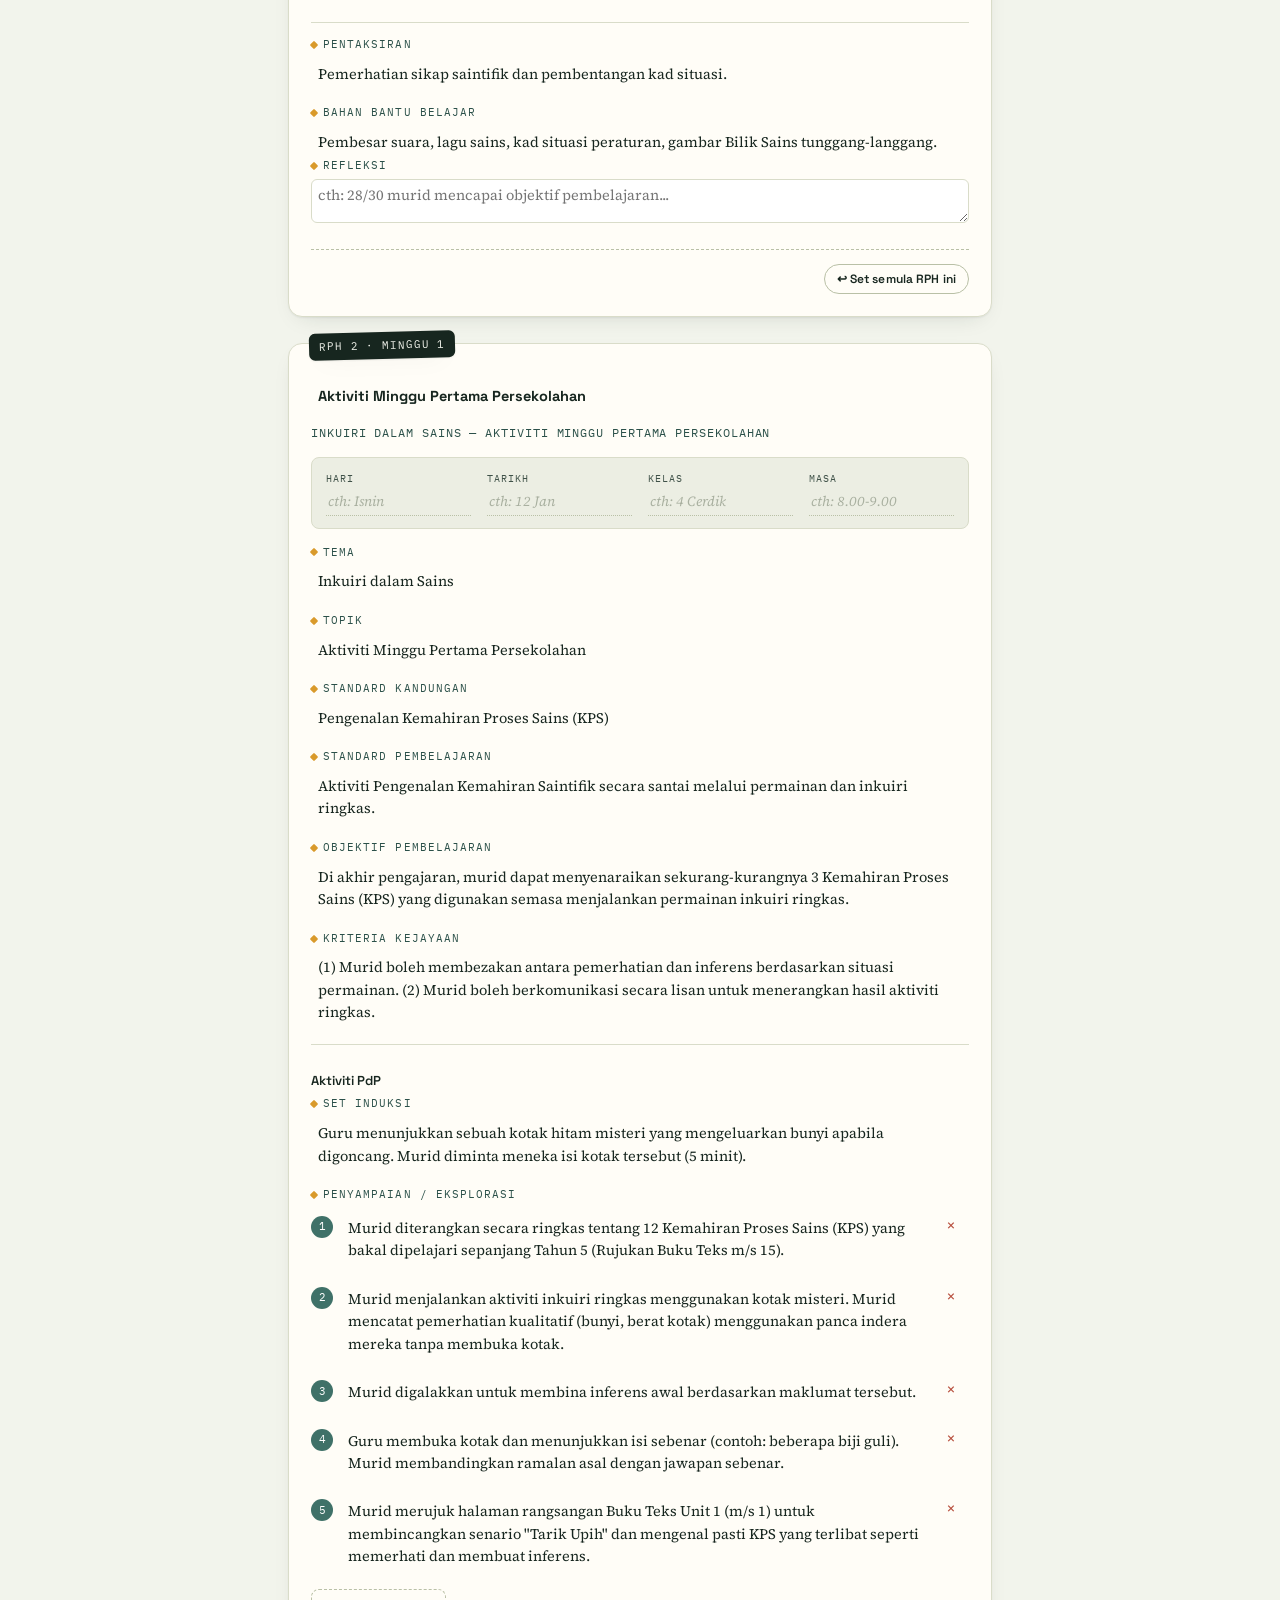
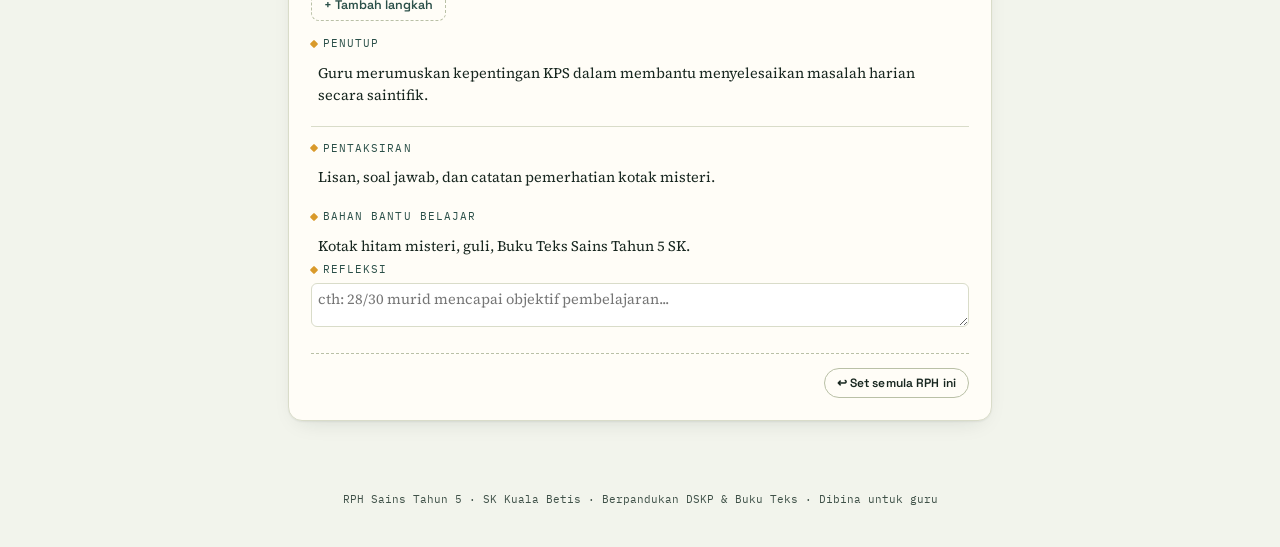
<file: rph-sains-tahun5.html>
<!DOCTYPE html>
<html lang="ms">
<head>
<meta charset="UTF-8">
<meta name="viewport" content="width=device-width, initial-scale=1, maximum-scale=5">
<title>RPH Sains Tahun 5 · SK Kuala Betis</title>
<meta name="description" content="Rekod Pengajaran Harian Sains Tahun 4 — pilih minggu, sunting, dan cetak.">

<link rel="preconnect" href="https://fonts.googleapis.com">
<link rel="preconnect" href="https://fonts.gstatic.com" crossorigin>
<link href="https://fonts.googleapis.com/css2?family=Space+Grotesk:wght@500;600;700&family=Source+Serif+4:opsz,wght@8..60,400;8..60,600&family=IBM+Plex+Mono:wght@400;500;600&family=Lexend:wght@300;400;600;700&display=swap" rel="stylesheet">

<link rel="stylesheet" href="assets/style.css">
</head>
<body>

<header class="topbar">
  <div>
    <span class="brand-mark">SAINS · TAHUN 5 · SESI 2026</span>
    <h1>Rekod RPH Digital</h1>
  </div>
  <div class="school-line">SK Kuala Betis</div>
</header>

<nav class="week-picker" aria-label="Pilih minggu">
  <button id="weekPrev" class="week-nav no-print" type="button" aria-label="Minggu sebelum">‹</button>
  <div class="week-scroll" id="weekScroll" role="listbox" aria-label="Senarai minggu 1 hingga 43"></div>
  <button id="weekNext" class="week-nav no-print" type="button" aria-label="Minggu seterusnya">›</button>
</nav>

<div class="toolbar no-print">
  <div class="toolbar-info" id="weekInfo"></div>
  <div class="toolbar-actions">
    <button id="printBtn" class="btn btn-primary" type="button">🖨 Cetak RPH</button>
    <button id="menuBtn" class="btn btn-ghost" type="button" aria-label="Buka menu data">⋯ Data</button>
  </div>
</div>

<div class="drawer no-print" id="dataDrawer">
  <p>Suntingan disimpan terus pada peranti/pelayar ini sahaja (localStorage). Muat turun sandaran secara berkala supaya data tidak hilang jika cache pelayar dikosongkan.</p>
  <div class="drawer-row">
    <button id="exportBtn" class="btn btn-ghost btn-sm" type="button">⬇ Muat turun sandaran (.json)</button>
    <label class="btn btn-ghost btn-sm" style="display:inline-flex;align-items:center;">
      ⬆ Muat naik sandaran
      <input id="importInput" type="file" accept="application/json" style="display:none;">
    </label>
    <button id="resetAllBtn" class="btn btn-ghost btn-sm btn-danger" type="button">Set semula semua RPH</button>
  </div>
</div>

<main id="cardsContainer" class="cards"></main>

<div id="printArea" aria-hidden="true"></div>

<footer class="app-footer no-print">
  RPH Sains Tahun 5 · Berpandukan DSKP &amp; Buku Teks Sains Tahun 4 SK · Dibina untuk guru
</footer>

<div class="toast" id="toast"></div>

<script src="assets/site.js"></script>
<script src="assets/data-tahun5-sains.js"></script>
<script src="assets/app.js"></script>
</body>
</html>
</file>
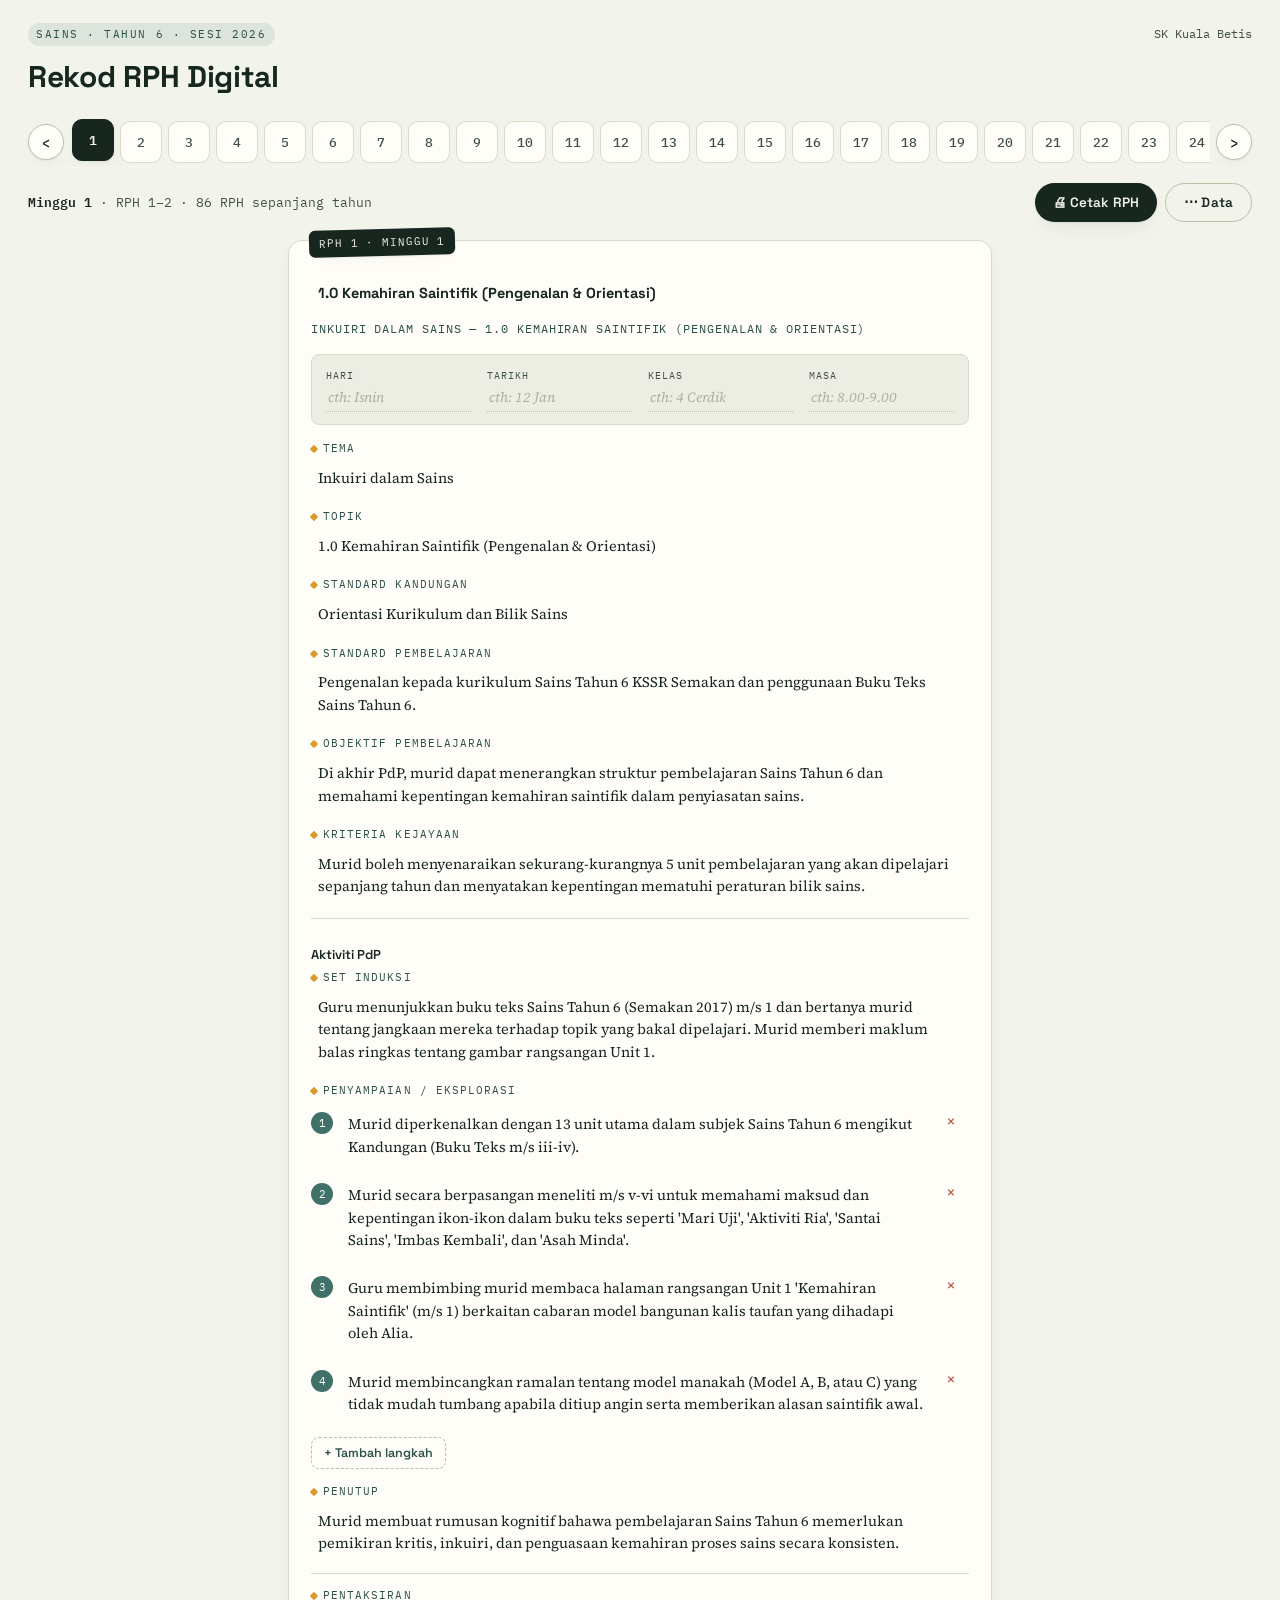
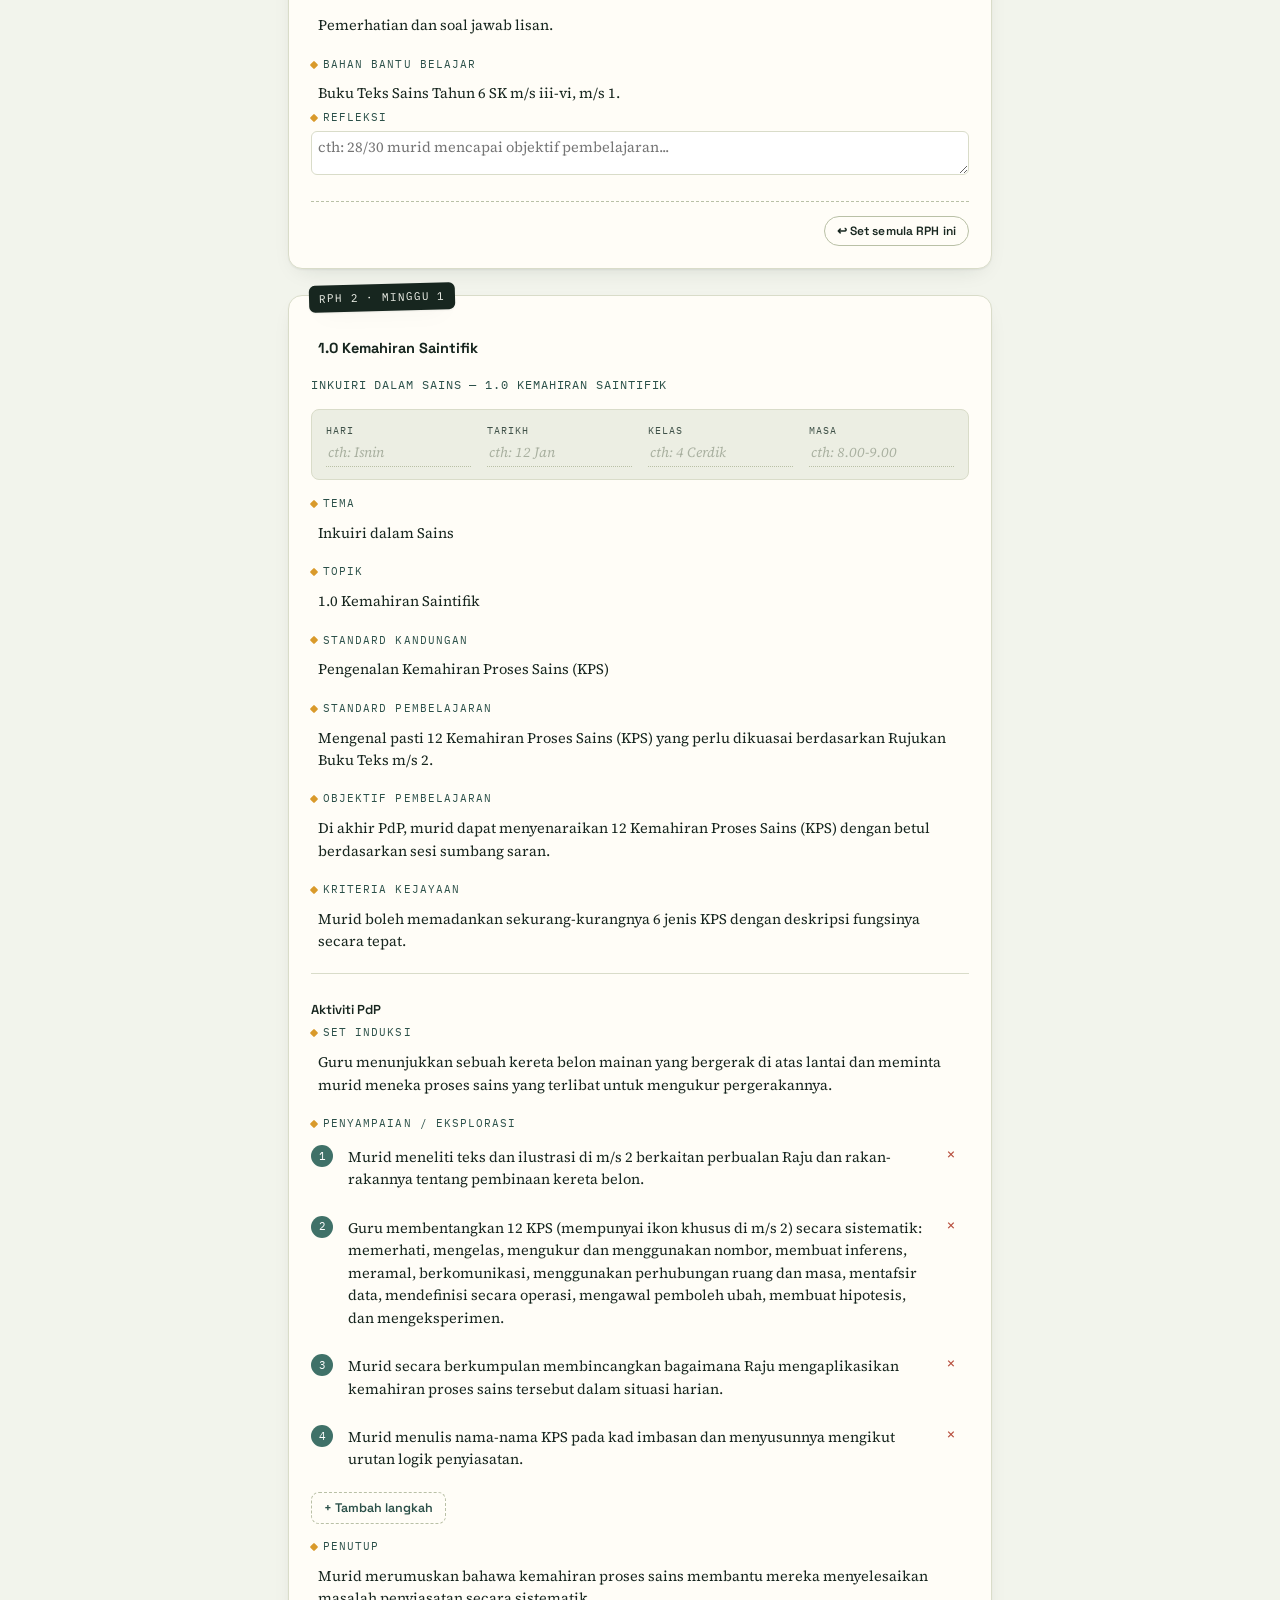
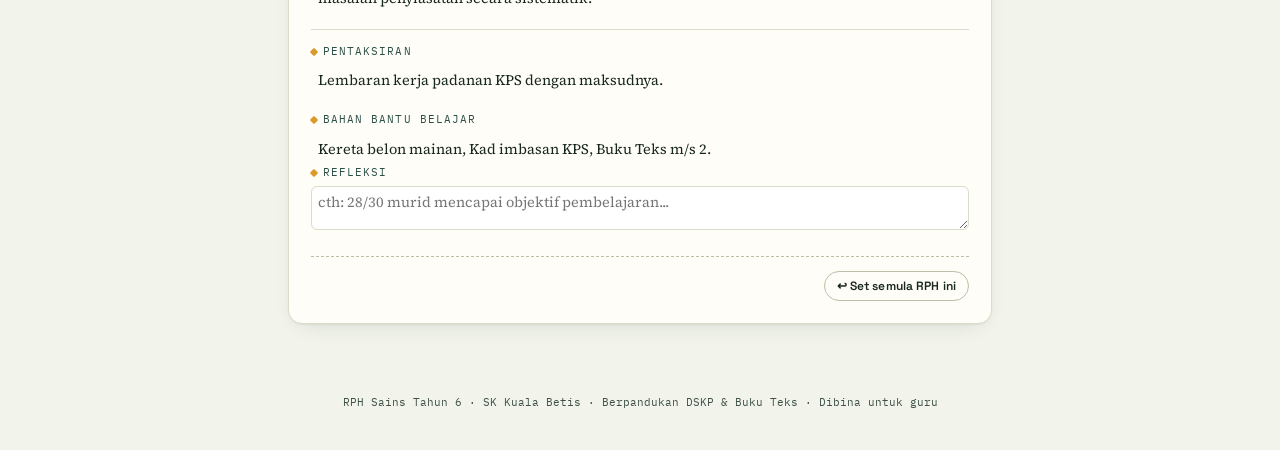
<file: rph-sains-tahun6.html>
<!DOCTYPE html>
<html lang="ms">
<head>
<meta charset="UTF-8">
<meta name="viewport" content="width=device-width, initial-scale=1, maximum-scale=5">
<title>RPH Sains Tahun 6 · SK Kuala Betis</title>
<meta name="description" content="Rekod Pengajaran Harian Sains Tahun 4 — pilih minggu, sunting, dan cetak.">

<link rel="preconnect" href="https://fonts.googleapis.com">
<link rel="preconnect" href="https://fonts.gstatic.com" crossorigin>
<link href="https://fonts.googleapis.com/css2?family=Space+Grotesk:wght@500;600;700&family=Source+Serif+4:opsz,wght@8..60,400;8..60,600&family=IBM+Plex+Mono:wght@400;500;600&family=Lexend:wght@300;400;600;700&display=swap" rel="stylesheet">

<link rel="stylesheet" href="assets/style.css">
</head>
<body>

<header class="topbar">
  <div>
    <span class="brand-mark">SAINS · TAHUN 6 · SESI 2026</span>
    <h1>Rekod RPH Digital</h1>
  </div>
  <div class="school-line">SK Kuala Betis</div>
</header>

<nav class="week-picker" aria-label="Pilih minggu">
  <button id="weekPrev" class="week-nav no-print" type="button" aria-label="Minggu sebelum">‹</button>
  <div class="week-scroll" id="weekScroll" role="listbox" aria-label="Senarai minggu 1 hingga 43"></div>
  <button id="weekNext" class="week-nav no-print" type="button" aria-label="Minggu seterusnya">›</button>
</nav>

<div class="toolbar no-print">
  <div class="toolbar-info" id="weekInfo"></div>
  <div class="toolbar-actions">
    <button id="printBtn" class="btn btn-primary" type="button">🖨 Cetak RPH</button>
    <button id="menuBtn" class="btn btn-ghost" type="button" aria-label="Buka menu data">⋯ Data</button>
  </div>
</div>

<div class="drawer no-print" id="dataDrawer">
  <p>Suntingan disimpan terus pada peranti/pelayar ini sahaja (localStorage). Muat turun sandaran secara berkala supaya data tidak hilang jika cache pelayar dikosongkan.</p>
  <div class="drawer-row">
    <button id="exportBtn" class="btn btn-ghost btn-sm" type="button">⬇ Muat turun sandaran (.json)</button>
    <label class="btn btn-ghost btn-sm" style="display:inline-flex;align-items:center;">
      ⬆ Muat naik sandaran
      <input id="importInput" type="file" accept="application/json" style="display:none;">
    </label>
    <button id="resetAllBtn" class="btn btn-ghost btn-sm btn-danger" type="button">Set semula semua RPH</button>
  </div>
</div>

<main id="cardsContainer" class="cards"></main>

<div id="printArea" aria-hidden="true"></div>

<footer class="app-footer no-print">
  RPH Sains Tahun 6 · Berpandukan DSKP &amp; Buku Teks Sains Tahun 4 SK · Dibina untuk guru
</footer>

<div class="toast" id="toast"></div>

<script src="assets/site.js"></script>
<script src="assets/data-tahun6-sains.js"></script>
<script src="assets/app.js"></script>
</body>
</html>
</file>
<file: assets/style.css>
/* ==========================================================================
   RPH Digital — Design tokens
   Palette: pine ink notebook cover + sage paper + amber highlighter
   Type: Space Grotesk (display/UI) · Source Serif 4 (document body) · IBM Plex Mono (meta/codes)
   ========================================================================== */

:root {
  --ink: #17261f;
  --ink-soft: #3f5148;
  --paper: #f2f4ec;
  --paper-warm: #eceee3;
  --card: #fffdf7;
  --line: #d9dcc9;
  --line-strong: #b9c0a6;
  --amber: #d99a2b;
  --amber-ink: #6b4a10;
  --moss: #3f7168;
  --moss-deep: #2b5049;
  --rust: #b8503f;
  --shadow: 0 1px 2px rgba(23, 38, 31, 0.06), 0 8px 24px -12px rgba(23, 38, 31, 0.18);

  --font-display: "Space Grotesk", "Segoe UI", sans-serif;
  --font-body: "Source Serif 4", Georgia, serif;
  --font-mono: "IBM Plex Mono", ui-monospace, monospace;

  --radius: 14px;
  --radius-sm: 8px;
  --gutter: clamp(14px, 4vw, 28px);
}

* { box-sizing: border-box; }

html { -webkit-text-size-adjust: 100%; }

body {
  margin: 0;
  background:
    radial-gradient(1200px 600px at 15% -10%, #f8f9f1 0%, transparent 55%),
    var(--paper);
  color: var(--ink);
  font-family: var(--font-body);
  line-height: 1.5;
  -webkit-font-smoothing: antialiased;
}

::selection { background: var(--amber); color: var(--ink); }

button {
  font-family: var(--font-display);
  cursor: pointer;
}

:focus-visible {
  outline: 2.5px solid var(--moss);
  outline-offset: 2px;
  border-radius: 4px;
}

a { color: var(--moss-deep); }

/* ==========================================================================
   Top bar
   ========================================================================== */

.topbar {
  padding: 20px var(--gutter) 8px;
  display: flex;
  align-items: baseline;
  justify-content: space-between;
  gap: 12px;
  flex-wrap: wrap;
}

.brand-mark {
  display: inline-block;
  font-family: var(--font-mono);
  font-size: 11px;
  letter-spacing: 0.14em;
  color: var(--moss-deep);
  background: rgba(63, 113, 104, 0.12);
  padding: 3px 8px;
  border-radius: 999px;
  margin-bottom: 8px;
}

.topbar h1 {
  font-family: var(--font-display);
  font-size: clamp(22px, 5vw, 30px);
  font-weight: 700;
  margin: 0;
  letter-spacing: -0.01em;
  color: var(--ink);
}

.school-line {
  font-family: var(--font-mono);
  font-size: 12px;
  color: var(--ink-soft);
  white-space: nowrap;
}

/* ==========================================================================
   Week picker — horizontal notebook-index strip
   ========================================================================== */

.week-picker {
  display: flex;
  align-items: center;
  gap: 6px;
  padding: 10px var(--gutter);
  position: sticky;
  top: 0;
  z-index: 20;
  background: linear-gradient(var(--paper) 82%, transparent);
  backdrop-filter: blur(6px);
}

.week-nav {
  flex: 0 0 auto;
  width: 36px;
  height: 36px;
  border-radius: 50%;
  border: 1.5px solid var(--line-strong);
  background: var(--card);
  color: var(--ink);
  font-size: 18px;
  line-height: 1;
  display: grid;
  place-items: center;
  box-shadow: var(--shadow);
  transition: transform 0.15s ease;
}
.week-nav:active { transform: scale(0.92); }

.week-scroll {
  flex: 1 1 auto;
  display: flex;
  gap: 6px;
  overflow-x: auto;
  scroll-behavior: smooth;
  padding: 4px 2px;
  scrollbar-width: thin;
}
.week-scroll::-webkit-scrollbar { height: 5px; }
.week-scroll::-webkit-scrollbar-thumb { background: var(--line-strong); border-radius: 10px; }

.week-chip {
  flex: 0 0 auto;
  min-width: 42px;
  height: 42px;
  border-radius: 10px;
  border: 1.5px solid var(--line);
  background: var(--card);
  font-family: var(--font-mono);
  font-size: 13px;
  font-weight: 500;
  color: var(--ink-soft);
  display: grid;
  place-items: center;
  transition: all 0.15s ease;
}
.week-chip:hover { border-color: var(--moss); color: var(--moss-deep); }
.week-chip.active {
  background: var(--ink);
  border-color: var(--ink);
  color: var(--paper);
  font-weight: 600;
  transform: translateY(-2px);
  box-shadow: var(--shadow);
}

/* ==========================================================================
   Toolbar
   ========================================================================== */

.toolbar {
  display: flex;
  align-items: center;
  justify-content: space-between;
  gap: 10px;
  padding: 6px var(--gutter) 14px;
  flex-wrap: wrap;
}

.toolbar-info {
  font-family: var(--font-mono);
  font-size: 12.5px;
  color: var(--ink-soft);
}
.toolbar-info b { color: var(--ink); font-weight: 600; }

.toolbar-actions { display: flex; gap: 8px; flex-wrap: wrap; }

.btn {
  border: none;
  border-radius: 999px;
  padding: 10px 18px;
  font-size: 13.5px;
  font-weight: 600;
  letter-spacing: 0.01em;
  display: inline-flex;
  align-items: center;
  gap: 6px;
  transition: transform 0.12s ease, box-shadow 0.12s ease, background 0.15s ease;
}
.btn:active { transform: scale(0.96); }

.btn-primary {
  background: var(--ink);
  color: var(--paper);
  box-shadow: var(--shadow);
}
.btn-primary:hover { background: var(--moss-deep); }

.btn-ghost {
  background: transparent;
  color: var(--ink);
  border: 1.5px solid var(--line-strong);
}
.btn-ghost:hover { border-color: var(--moss); color: var(--moss-deep); }

.btn-sm { padding: 6px 12px; font-size: 12px; }

.btn-danger { color: var(--rust); border-color: rgba(184, 80, 63, 0.4); }
.btn-danger:hover { border-color: var(--rust); background: rgba(184, 80, 63, 0.08); }

/* ==========================================================================
   Data drawer (backup / restore / reset)
   ========================================================================== */

.drawer {
  margin: 0 var(--gutter) 14px;
  border: 1.5px dashed var(--line-strong);
  border-radius: var(--radius);
  padding: 14px 16px;
  background: rgba(255, 253, 247, 0.6);
  display: none;
  flex-direction: column;
  gap: 10px;
}
.drawer.open { display: flex; }
.drawer p { margin: 0; font-size: 13px; color: var(--ink-soft); }
.drawer-row { display: flex; gap: 8px; flex-wrap: wrap; align-items: center; }

/* ==========================================================================
   Cards
   ========================================================================== */

.cards {
  padding: 4px var(--gutter) 60px;
  display: flex;
  flex-direction: column;
  gap: 26px;
  max-width: 760px;
  margin: 0 auto;
}

.rph-card {
  position: relative;
  background: var(--card);
  border: 1px solid var(--line);
  border-radius: var(--radius);
  box-shadow: var(--shadow);
  padding: 26px 22px 22px;
  animation: rise 0.35s ease both;
}
@keyframes rise {
  from { opacity: 0; transform: translateY(10px); }
  to { opacity: 1; transform: translateY(0); }
}
.rph-card + .rph-card { animation-delay: 0.06s; }

.tag {
  position: absolute;
  top: -12px;
  left: 20px;
  background: var(--ink);
  color: var(--paper);
  font-family: var(--font-mono);
  font-size: 11px;
  letter-spacing: 0.08em;
  padding: 5px 10px;
  border-radius: 6px;
  transform: rotate(-1.5deg);
  box-shadow: var(--shadow);
}

.rph-title {
  font-family: var(--font-display);
  font-size: 20px;
  font-weight: 700;
  margin: 10px 0 4px;
  color: var(--ink);
  outline-offset: 3px;
}

.rph-subtitle {
  font-family: var(--font-mono);
  font-size: 11.5px;
  color: var(--moss-deep);
  text-transform: uppercase;
  letter-spacing: 0.08em;
  margin-bottom: 16px;
}

.meta-grid {
  display: grid;
  grid-template-columns: repeat(2, 1fr);
  gap: 10px 16px;
  padding: 14px 14px 12px;
  margin-bottom: 16px;
  background: var(--paper-warm);
  border-radius: var(--radius-sm);
  border: 1px solid var(--line);
}
.meta-field label {
  display: block;
  font-family: var(--font-mono);
  font-size: 9.5px;
  letter-spacing: 0.1em;
  text-transform: uppercase;
  color: var(--ink-soft);
  margin-bottom: 3px;
}
.blank {
  font-family: var(--font-body);
  font-size: 14px;
  min-height: 20px;
  border-bottom: 1.5px dotted var(--line-strong);
  padding: 1px 2px 3px;
}
.blank:empty:before {
  content: attr(data-placeholder);
  color: #a9b0a0;
  font-style: italic;
}
.blank:focus { border-bottom-color: var(--moss); border-bottom-style: solid; }

.field-row { margin-bottom: 15px; }
.field-row:last-child { margin-bottom: 0; }

.eyebrow {
  font-family: var(--font-mono);
  font-size: 10.5px;
  letter-spacing: 0.1em;
  text-transform: uppercase;
  color: var(--moss-deep);
  margin: 0 0 5px;
  display: flex;
  align-items: center;
  gap: 6px;
}
.eyebrow:before {
  content: "";
  width: 6px;
  height: 6px;
  background: var(--amber);
  border-radius: 1px;
  transform: rotate(45deg);
  flex: none;
}

.editable {
  font-size: 14.5px;
  line-height: 1.55;
  padding: 4px 6px;
  border-radius: 6px;
  border: 1px solid transparent;
}
.editable:hover { background: rgba(63, 113, 104, 0.05); }
.editable:focus { border-color: var(--moss); background: #fff; }

textarea.editable {
  width: 100%;
  font-family: var(--font-body);
  resize: vertical;
  min-height: 44px;
  border: 1px solid var(--line);
  background: #fff;
}

.section-block {
  border-top: 1px solid var(--line);
  padding-top: 14px;
  margin-top: 14px;
}

.subhead {
  font-family: var(--font-display);
  font-weight: 600;
  font-size: 13px;
  color: var(--ink);
  margin: 12px 0 6px;
}

.step-list { list-style: none; margin: 0; padding: 0; counter-reset: step; }
.step-item {
  counter-increment: step;
  display: flex;
  gap: 10px;
  align-items: flex-start;
  margin-bottom: 8px;
  padding: 6px 6px 6px 0;
  border-radius: 6px;
}
.step-item:hover { background: rgba(63, 113, 104, 0.05); }
.step-item:before {
  content: counter(step);
  flex: none;
  width: 22px;
  height: 22px;
  border-radius: 50%;
  background: var(--moss);
  color: #fff;
  font-family: var(--font-mono);
  font-size: 11px;
  display: grid;
  place-items: center;
  margin-top: 2px;
}
.step-text {
  flex: 1 1 auto;
  font-size: 14.5px;
  line-height: 1.55;
  padding: 2px 4px;
  border-radius: 5px;
  border: 1px solid transparent;
}
.step-text:focus { border-color: var(--moss); background: #fff; }
.step-remove {
  flex: none;
  background: none;
  border: none;
  color: var(--rust);
  font-size: 16px;
  width: 24px;
  height: 24px;
  border-radius: 50%;
  line-height: 1;
}
.step-remove:hover { background: rgba(184, 80, 63, 0.12); }

.step-add {
  margin-top: 4px;
  background: none;
  border: 1.5px dashed var(--line-strong);
  color: var(--moss-deep);
  border-radius: 8px;
  padding: 7px 12px;
  font-size: 12.5px;
  font-weight: 600;
}
.step-add:hover { border-color: var(--moss); background: rgba(63, 113, 104, 0.06); }

.card-footer {
  display: flex;
  justify-content: space-between;
  align-items: center;
  margin-top: 20px;
  padding-top: 14px;
  border-top: 1px dashed var(--line-strong);
}

.save-state {
  font-family: var(--font-mono);
  font-size: 11px;
  color: var(--ink-soft);
  opacity: 0;
  transition: opacity 0.4s ease;
}
.save-state.show { opacity: 1; }
.save-state.edited { color: var(--amber-ink); }

.empty-state {
  text-align: center;
  padding: 60px 20px;
  color: var(--ink-soft);
  font-family: var(--font-mono);
  font-size: 13px;
}

.toast {
  position: fixed;
  bottom: 18px;
  left: 50%;
  transform: translateX(-50%) translateY(20px);
  background: var(--ink);
  color: var(--paper);
  font-family: var(--font-mono);
  font-size: 12.5px;
  padding: 10px 18px;
  border-radius: 999px;
  box-shadow: var(--shadow);
  opacity: 0;
  pointer-events: none;
  transition: all 0.25s ease;
  z-index: 100;
}
.toast.show { opacity: 1; transform: translateX(-50%) translateY(0); }

.app-footer {
  text-align: center;
  font-family: var(--font-mono);
  font-size: 11px;
  color: var(--ink-soft);
  padding: 10px 20px 40px;
}

@media (min-width: 640px) {
  .meta-grid { grid-template-columns: repeat(4, 1fr); }
}

@media (prefers-reduced-motion: reduce) {
  .rph-card, .btn, .week-chip { animation: none !important; transition: none !important; }
}

/* ==========================================================================
   Print — dedicated #printArea, built at print time to match the required
   RPH table format (Lexend, bordered label/value table, A4). Each RPH is
   wrapped in .print-page (fixed to the page's content box) > .print-page-inner
   (the actual table). app.js measures .print-page-inner's natural height and,
   only when it would overflow one page, scales it down and clamps
   .print-page to the exact page-content height — this is what removes the
   need to manually set the browser's print "scale" to 90% or less.
   ========================================================================== */

#printArea { display: none; }

/* keep these in sync with PRINT_MARGIN_MM in app.js */
#printArea .print-page {
  width: 178mm;
  page-break-after: always;
  break-after: page;
}
#printArea .print-page:last-child {
  page-break-after: auto;
  break-after: auto;
}

#printArea .print-page-inner { transform-origin: top left; }

#printArea h1 {
  text-align: center;
  font-size: 16.5px;
  margin: 0 0 8px;
  font-family: 'Lexend', sans-serif;
}

#printArea table {
  width: 100%;
  border-collapse: collapse;
  font-family: 'Lexend', sans-serif;
  font-size: 11px;
  line-height: 1.4;
  color: #000;
}

#printArea td {
  border: 1px solid #000;
  padding: 4.5px 7px;
  vertical-align: top;
}

#printArea td.label {
  width: 26%;
  font-weight: 600;
  background-color: #f4f4f4;
  white-space: nowrap;
}

#printArea td.refleksi { height: 60px; }

#printArea ol { margin: 0; padding-left: 16px; }
#printArea ol li { margin-bottom: 2px; }

@media print {
  @page { size: A4; margin: 16mm; }

  html, body { background: #fff !important; }

  .topbar, .week-picker, .toolbar, .drawer, .cards, .app-footer, .toast, .no-print {
    display: none !important;
  }

  #printArea { display: block !important; }
}
</file>
<file: assets/landing.css>
/* ==========================================================================
   Landing page — builds on tokens declared in style.css (:root)
   ========================================================================== */

body.landing {
  min-height: 100vh;
  overflow-x: hidden;
}

/* faint drifting notebook-grid backdrop */
.landing-backdrop {
  position: fixed;
  inset: 0;
  z-index: -1;
  background-image:
    linear-gradient(rgba(63, 113, 104, 0.055) 1px, transparent 1px),
    linear-gradient(90deg, rgba(63, 113, 104, 0.055) 1px, transparent 1px);
  background-size: 34px 34px;
  mask-image: radial-gradient(ellipse 80% 60% at 50% 0%, #000 40%, transparent 100%);
}

.landing-blob {
  position: fixed;
  width: 480px;
  height: 480px;
  border-radius: 50%;
  background: radial-gradient(circle, rgba(217, 154, 43, 0.16), transparent 70%);
  top: -160px;
  right: -140px;
  z-index: -1;
  animation: drift 16s ease-in-out infinite alternate;
}
@keyframes drift {
  from { transform: translate(0, 0) scale(1); }
  to { transform: translate(-24px, 30px) scale(1.06); }
}

/* ---------------- hero ---------------- */

.hero {
  padding: clamp(36px, 8vw, 64px) var(--gutter) 10px;
  max-width: 920px;
  margin: 0 auto;
  text-align: center;
}

.hero .brand-mark {
  animation: rise 0.5s ease both;
}

.hero h1 {
  font-family: var(--font-display);
  font-size: clamp(30px, 7vw, 46px);
  font-weight: 700;
  letter-spacing: -0.015em;
  margin: 14px 0 10px;
  color: var(--ink);
  animation: rise 0.5s ease both 0.06s;
}

.hero p {
  font-family: var(--font-body);
  font-size: clamp(14.5px, 2.6vw, 17px);
  color: var(--ink-soft);
  max-width: 52ch;
  margin: 0 auto;
  line-height: 1.6;
  animation: rise 0.5s ease both 0.12s;
}

.hero-meta {
  display: flex;
  justify-content: center;
  gap: 18px;
  margin-top: 22px;
  flex-wrap: wrap;
  font-family: var(--font-mono);
  font-size: 12px;
  color: var(--ink-soft);
  animation: rise 0.5s ease both 0.18s;
}
.hero-meta span { display: inline-flex; align-items: center; gap: 6px; }
.hero-meta svg { width: 14px; height: 14px; stroke: var(--moss-deep); flex: none; }

@keyframes rise {
  from { opacity: 0; transform: translateY(12px); }
  to { opacity: 1; transform: translateY(0); }
}

/* ---------------- year grid ---------------- */

.year-section {
  max-width: 1040px;
  margin: 0 auto;
  padding: 30px var(--gutter) 20px;
}

.section-label {
  font-family: var(--font-mono);
  font-size: 11px;
  letter-spacing: 0.12em;
  text-transform: uppercase;
  color: var(--moss-deep);
  display: flex;
  align-items: center;
  gap: 8px;
  margin-bottom: 14px;
}
.section-label:before {
  content: "";
  width: 16px;
  height: 1.5px;
  background: var(--moss);
}

.year-grid {
  display: grid;
  grid-template-columns: repeat(auto-fill, minmax(240px, 1fr));
  gap: 16px;
}

.year-card {
  position: relative;
  overflow: hidden;
  background: var(--card);
  border: 1px solid var(--line);
  border-radius: var(--radius);
  box-shadow: var(--shadow);
  padding: 20px 20px 18px;
  text-decoration: none;
  color: inherit;
  display: flex;
  flex-direction: column;
  min-height: 168px;
  animation: rise 0.45s ease both;
  transition: transform 0.2s ease, box-shadow 0.2s ease, border-color 0.2s ease;
}
.year-grid .year-card:nth-child(1) { animation-delay: 0.05s; }
.year-grid .year-card:nth-child(2) { animation-delay: 0.10s; }
.year-grid .year-card:nth-child(3) { animation-delay: 0.15s; }
.year-grid .year-card:nth-child(4) { animation-delay: 0.20s; }
.year-grid .year-card:nth-child(5) { animation-delay: 0.25s; }
.year-grid .year-card:nth-child(6) { animation-delay: 0.30s; }

.year-num {
  position: absolute;
  top: -8px;
  right: 4px;
  font-family: var(--font-mono);
  font-weight: 600;
  font-size: 72px;
  color: var(--ink);
  opacity: 0.05;
  line-height: 1;
  pointer-events: none;
  transition: opacity 0.2s ease;
}

.year-card-title {
  font-family: var(--font-display);
  font-size: 20px;
  font-weight: 700;
  color: var(--ink);
  margin: 2px 0 8px;
}

.subject-chip {
  display: inline-flex;
  align-items: center;
  gap: 6px;
  width: fit-content;
  font-family: var(--font-mono);
  font-size: 11px;
  letter-spacing: 0.03em;
  color: var(--moss-deep);
  background: rgba(63, 113, 104, 0.1);
  border-radius: 999px;
  padding: 4px 10px 4px 8px;
  margin-bottom: auto;
}
.subject-chip svg { width: 13px; height: 13px; stroke: currentColor; flex: none; }

.status-row {
  display: flex;
  align-items: center;
  justify-content: space-between;
  margin-top: 16px;
  padding-top: 14px;
  border-top: 1px dashed var(--line-strong);
}

.status-text {
  display: inline-flex;
  align-items: center;
  gap: 7px;
  font-family: var(--font-mono);
  font-size: 12px;
  font-weight: 500;
}

.pulse-dot {
  width: 7px;
  height: 7px;
  border-radius: 50%;
  background: var(--moss);
  flex: none;
  position: relative;
}
.pulse-dot:after {
  content: "";
  position: absolute;
  inset: -4px;
  border-radius: 50%;
  background: var(--moss);
  opacity: 0.5;
  animation: pulse 2.2s ease-out infinite;
}
@keyframes pulse {
  0% { transform: scale(0.6); opacity: 0.55; }
  100% { transform: scale(2.1); opacity: 0; }
}

.card-arrow {
  width: 30px;
  height: 30px;
  border-radius: 50%;
  border: 1.5px solid var(--line-strong);
  display: grid;
  place-items: center;
  flex: none;
  transition: transform 0.2s ease, background 0.2s ease, border-color 0.2s ease;
}
.card-arrow svg { width: 15px; height: 15px; stroke: var(--ink); }

/* active (ready) card */
.year-card.is-active .status-text { color: var(--moss-deep); }
.year-card.is-active:hover {
  transform: translateY(-5px);
  box-shadow: 0 4px 8px rgba(23,38,31,0.08), 0 20px 34px -16px rgba(23,38,31,0.28);
  border-color: var(--moss);
}
.year-card.is-active:hover .year-num { opacity: 0.09; }
.year-card.is-active:hover .card-arrow {
  background: var(--ink);
  border-color: var(--ink);
  transform: translateX(3px);
}
.year-card.is-active:hover .card-arrow svg { stroke: var(--paper); }
.year-card.is-active:active { transform: translateY(-2px) scale(0.99); }

/* disabled (coming soon) card */
.year-card.is-disabled {
  cursor: default;
  color: inherit;
}
.year-card.is-disabled .year-card-title,
.year-card.is-disabled .subject-chip { opacity: 0.55; }
.year-card.is-disabled .status-text { color: var(--ink-soft); }
.year-card.is-disabled .card-arrow { opacity: 0.5; }
.year-card.is-disabled .card-arrow svg { stroke: var(--ink-soft); }

/* ---------------- footer ---------------- */

.landing-footer {
  text-align: center;
  font-family: var(--font-mono);
  font-size: 11px;
  color: var(--ink-soft);
  padding: 30px 20px 46px;
}

@media (prefers-reduced-motion: reduce) {
  .hero *, .year-card, .pulse-dot:after, .landing-blob { animation: none !important; transition: none !important; }
}
</file>
